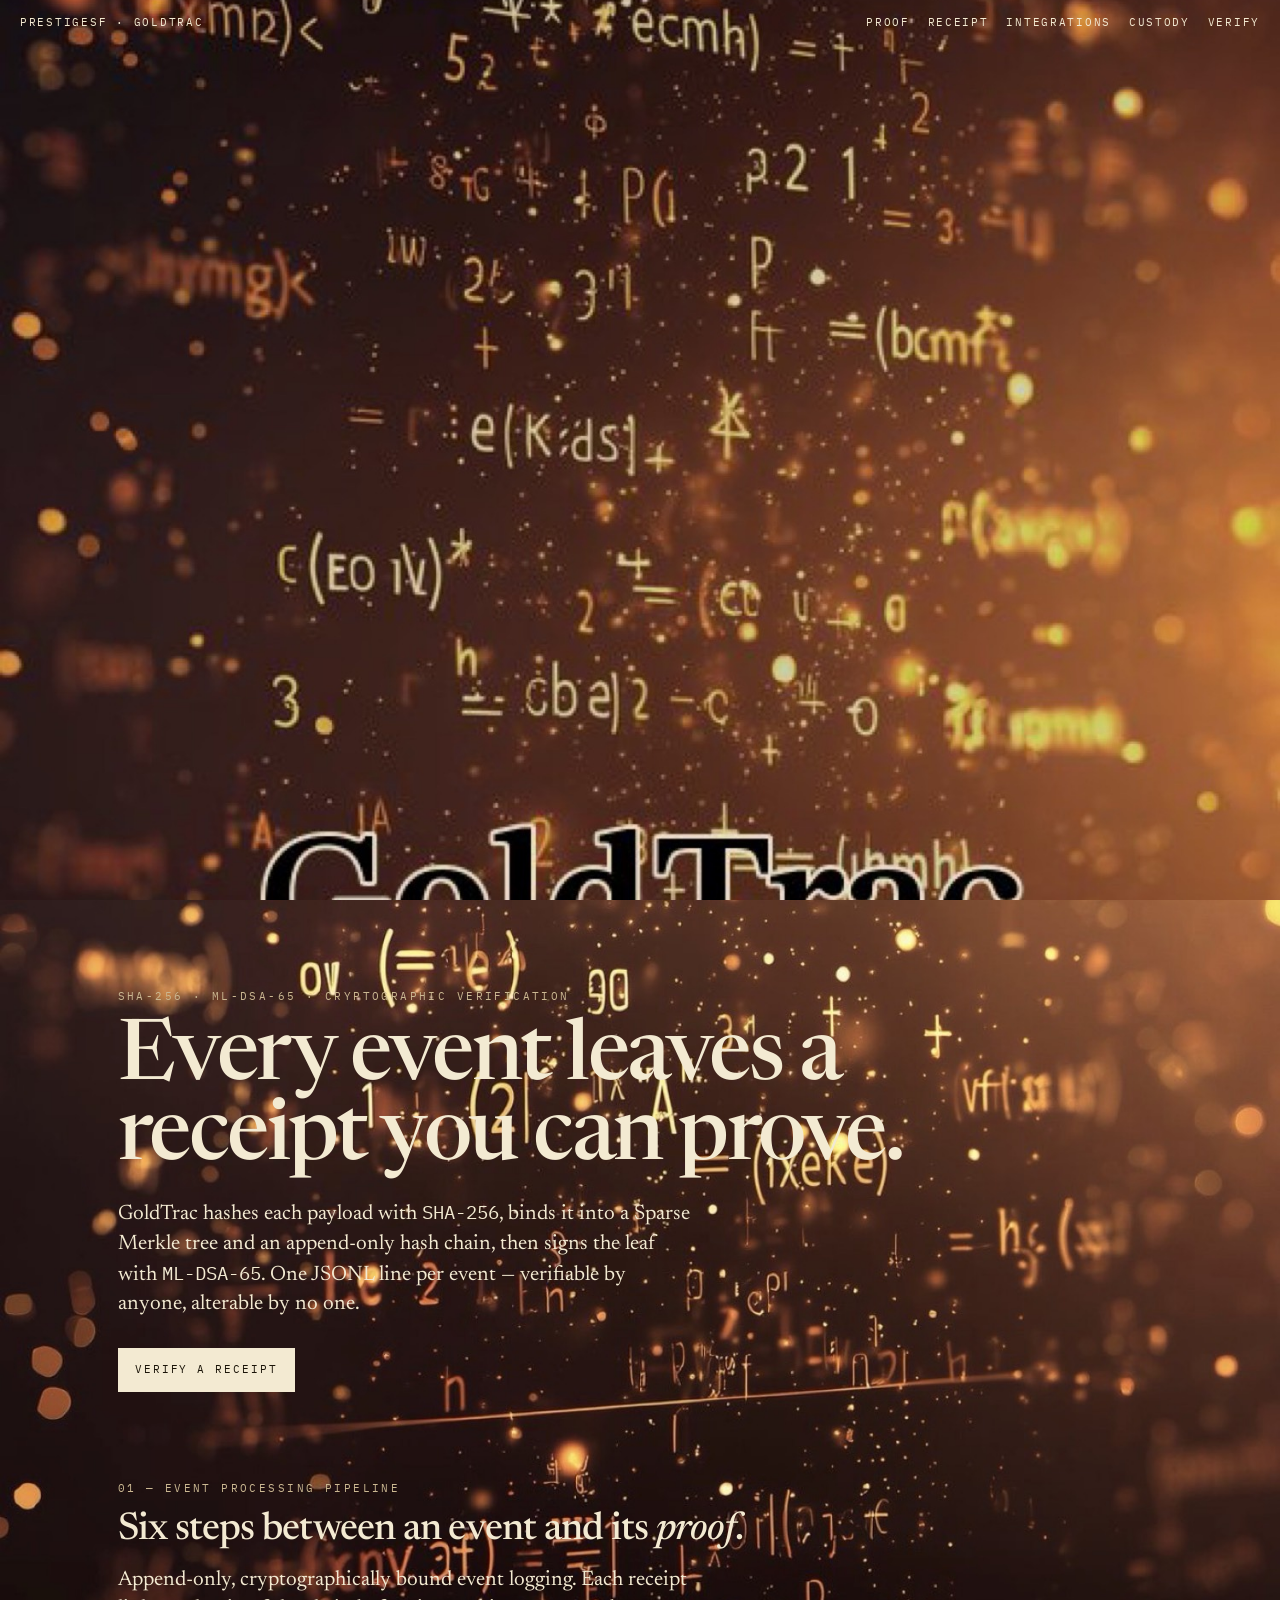
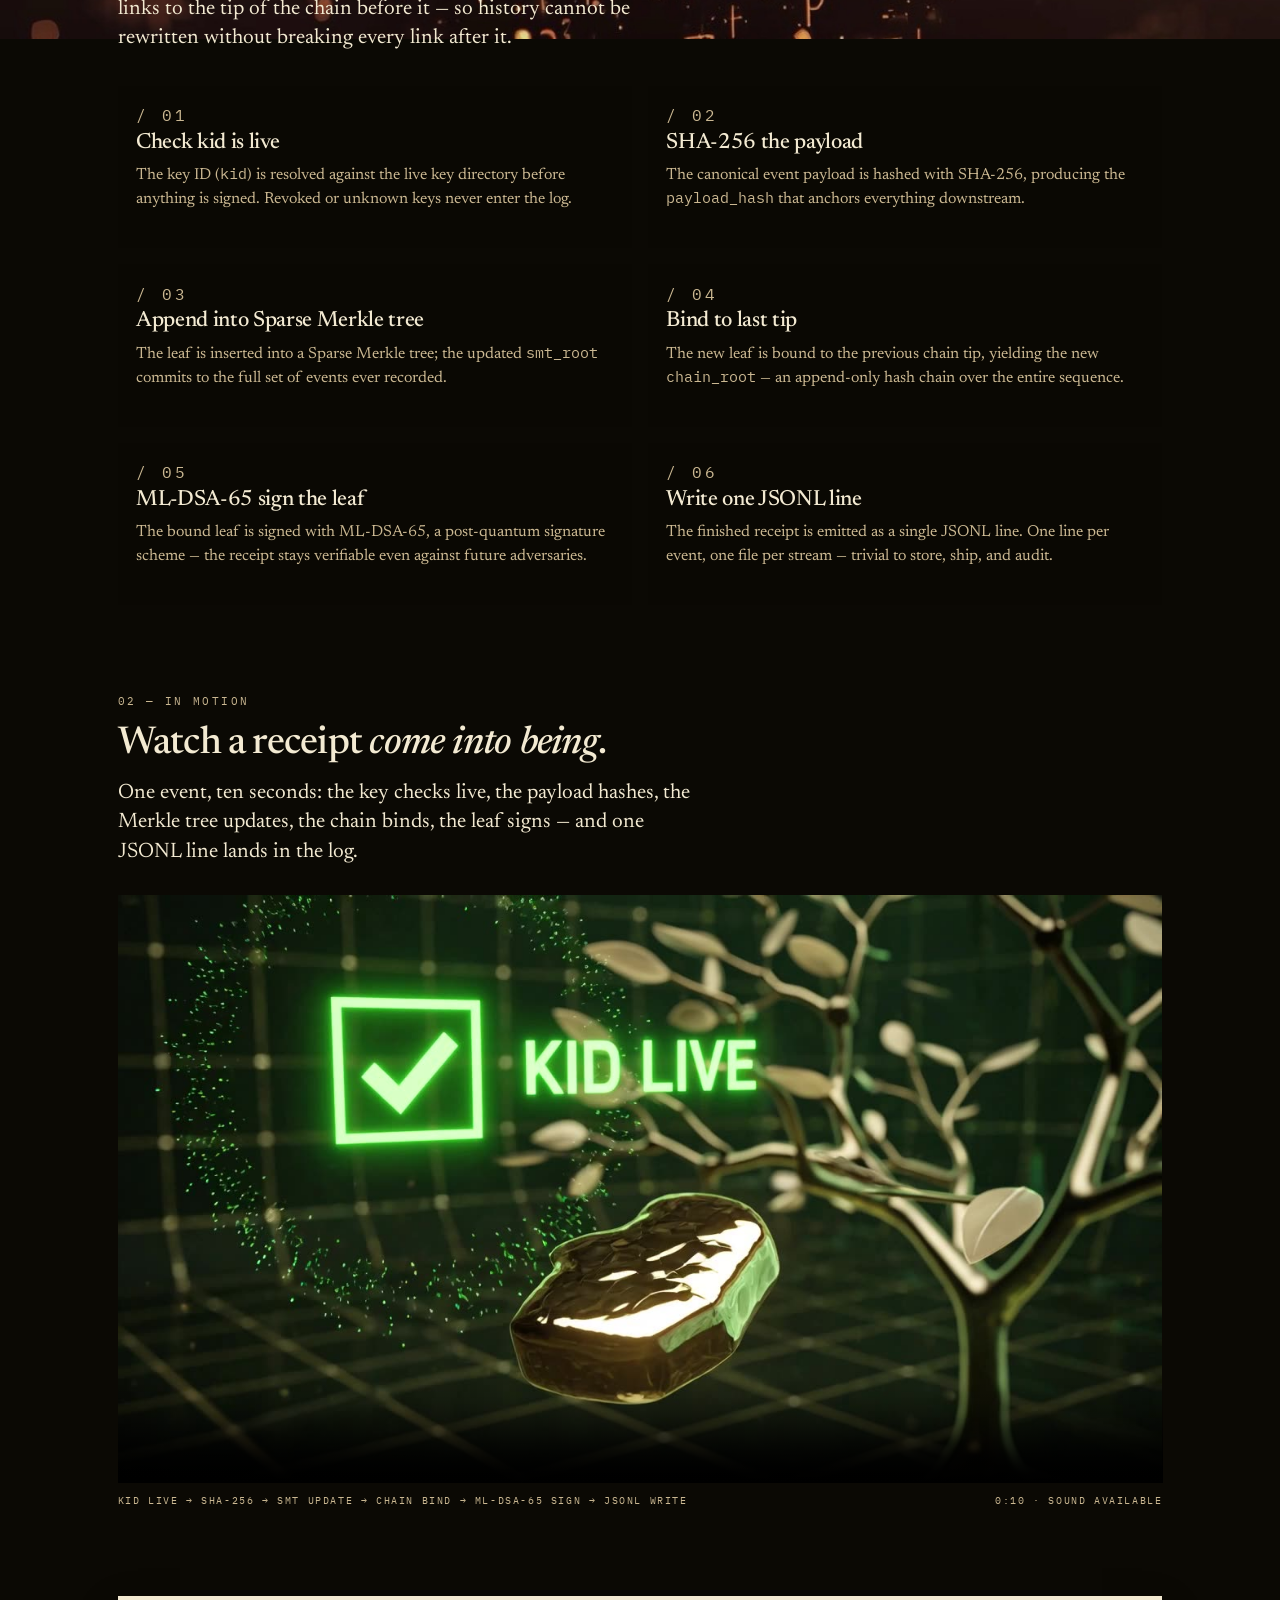
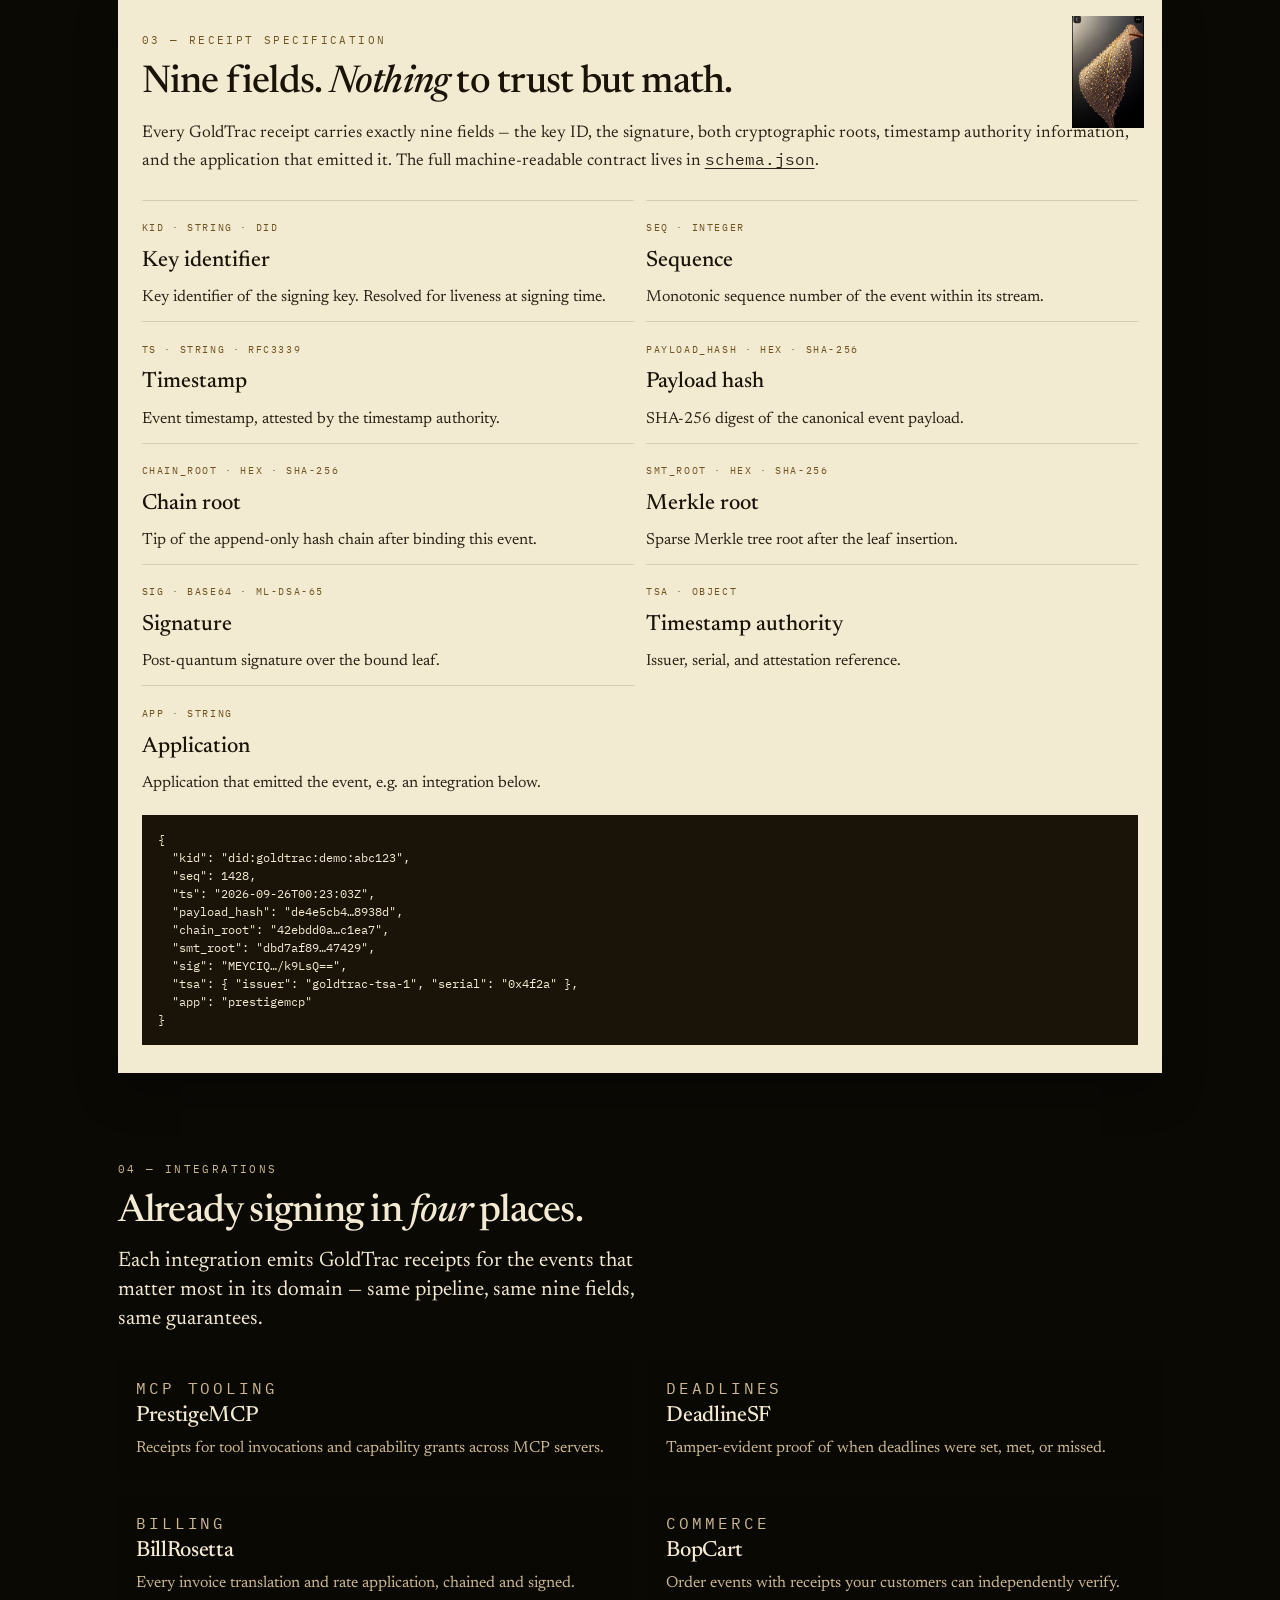
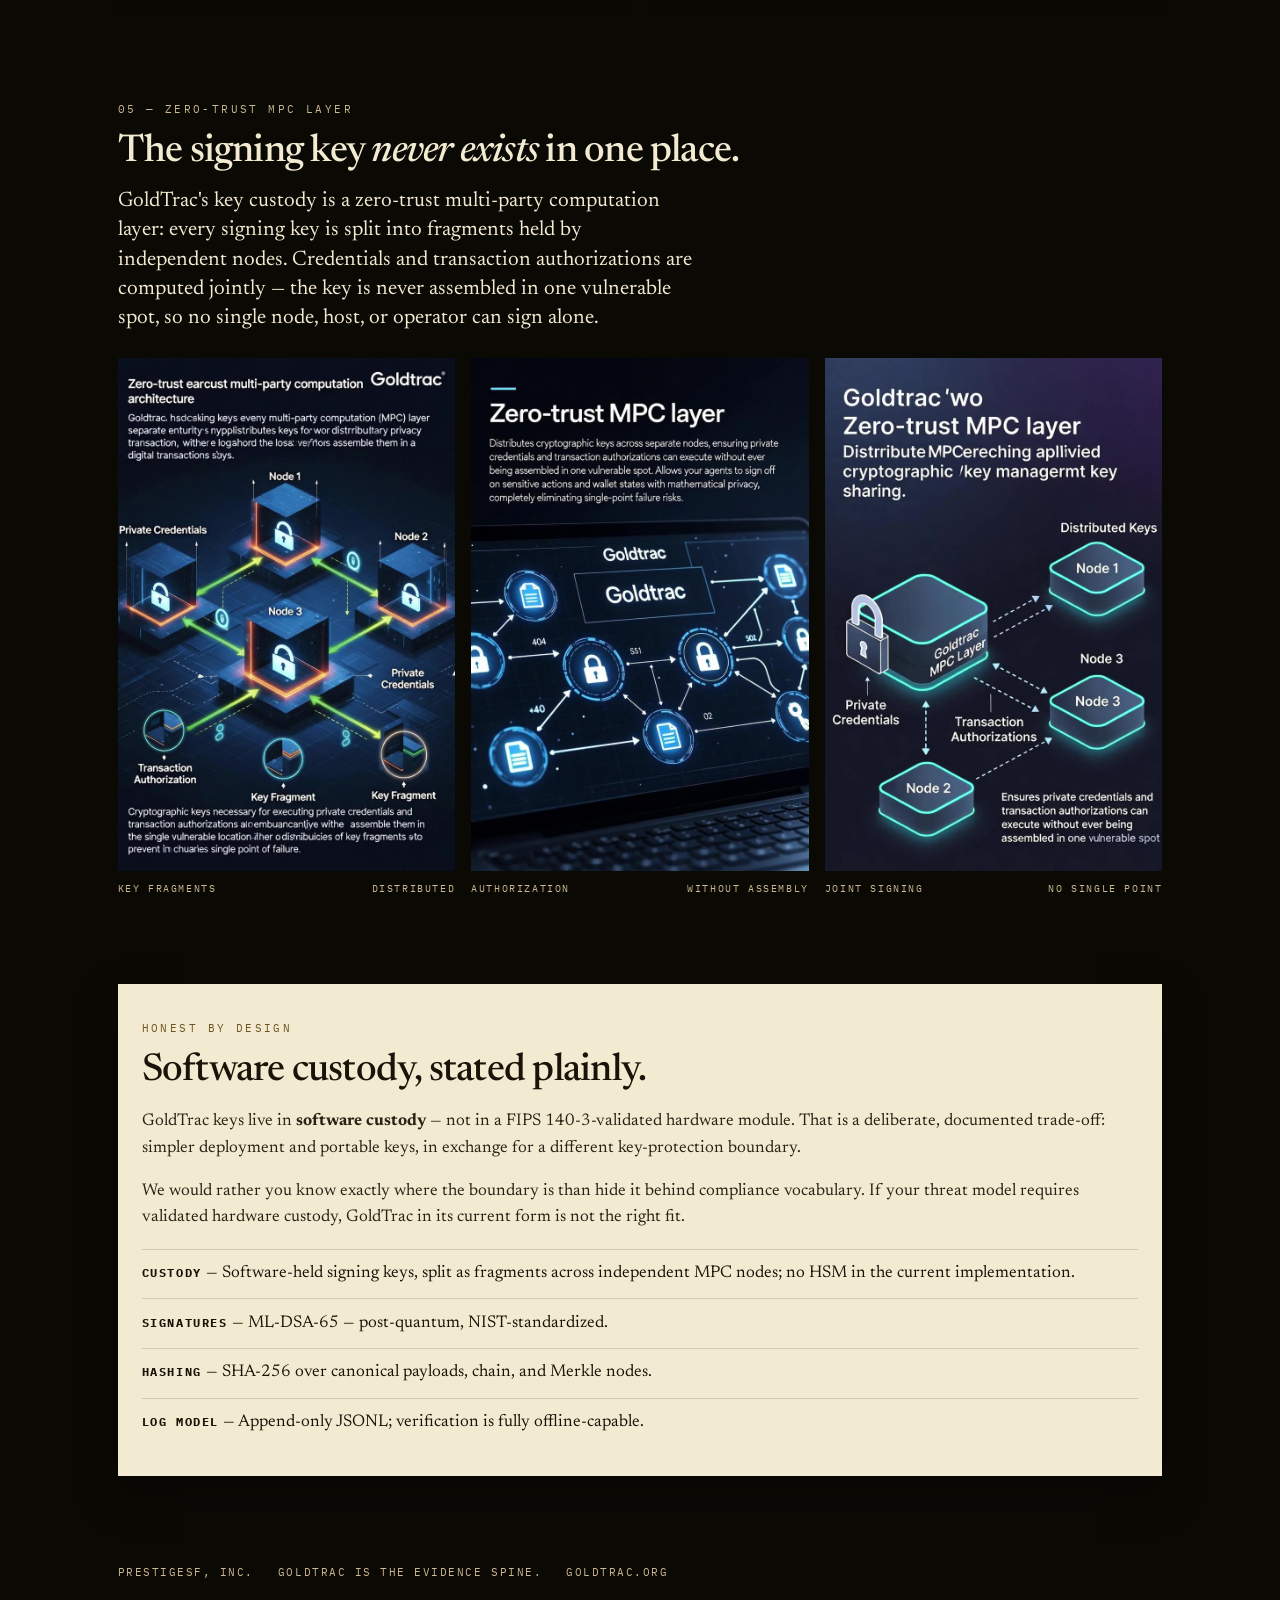
<file: versions/2026-09-25/index.html>
<!doctype html>
<html lang="en">
  <head>
    <meta charset="utf-8" />
    <meta name="viewport" content="width=device-width, initial-scale=1" />
    <title>GoldTrac — Cryptographic Evidence & Verifiable Receipts</title>
    <meta name="description" content="Every event leaves a receipt you can prove. SHA-256, a sparse Merkle tree, an append-only hash chain, ML-DSA-65." />
    <link rel="canonical" href="https://goldtrac.org/" />
    <link rel="preconnect" href="https://fonts.googleapis.com" />
    <link rel="preconnect" href="https://fonts.gstatic.com" crossorigin />
    <link href="https://fonts.googleapis.com/css2?family=IBM+Plex+Mono:wght@400;500&family=Newsreader:ital,opsz,wght@0,6..72,400;0,6..72,500;1,6..72,500&display=swap" rel="stylesheet" />
    <link rel="stylesheet" href="styles.css" />
  </head>
  <body>
    <header class="nav">
      <a href="#top">PrestigeSF · GoldTrac</a>
      <nav>
        <a href="#pipeline">Proof</a>
        <a href="#receipt">Receipt</a>
        <a href="#apps">Integrations</a>
        <a href="#custody">Custody</a>
        <a href="verify.html">Verify</a>
      </nav>
    </header>

    <section class="hero" id="top" role="img" aria-label="GoldTrac"></section>

    <section class="wrap">
      <p class="kicker">SHA-256 · ML-DSA-65 · Cryptographic verification</p>
      <h1>Every event leaves a receipt you can prove.</h1>
      <p class="lede">
        GoldTrac hashes each payload with <code>SHA-256</code>, binds it into a Sparse Merkle tree and an append-only hash chain, then signs the leaf with <code>ML-DSA-65</code>. One JSONL line per event — verifiable by anyone, alterable by no one.
      </p>
      <a class="btn" href="verify.html">Verify a receipt</a>
    </section>

    <section class="wrap" id="pipeline">
      <p class="kicker">01 — Event Processing Pipeline</p>
      <h2>Six steps between an event and its <em>proof</em>.</h2>
      <p class="lede">Append-only, cryptographically bound event logging. Each receipt links to the tip of the chain before it — so history cannot be rewritten without breaking every link after it.</p>
      <div class="steps">
        <article class="step"><p class="idx">/ 01</p><h3>Check kid is live</h3><p>The key ID (<code>kid</code>) is resolved against the live key directory before anything is signed. Revoked or unknown keys never enter the log.</p></article>
        <article class="step"><p class="idx">/ 02</p><h3>SHA-256 the payload</h3><p>The canonical event payload is hashed with SHA-256, producing the <code>payload_hash</code> that anchors everything downstream.</p></article>
        <article class="step"><p class="idx">/ 03</p><h3>Append into Sparse Merkle tree</h3><p>The leaf is inserted into a Sparse Merkle tree; the updated <code>smt_root</code> commits to the full set of events ever recorded.</p></article>
        <article class="step"><p class="idx">/ 04</p><h3>Bind to last tip</h3><p>The new leaf is bound to the previous chain tip, yielding the new <code>chain_root</code> — an append-only hash chain over the entire sequence.</p></article>
        <article class="step"><p class="idx">/ 05</p><h3>ML-DSA-65 sign the leaf</h3><p>The bound leaf is signed with ML-DSA-65, a post-quantum signature scheme — the receipt stays verifiable even against future adversaries.</p></article>
        <article class="step"><p class="idx">/ 06</p><h3>Write one JSONL line</h3><p>The finished receipt is emitted as a single JSONL line. One line per event, one file per stream — trivial to store, ship, and audit.</p></article>
      </div>
    </section>

    <section class="wrap" id="motion">
      <p class="kicker">02 — In Motion</p>
      <h2>Watch a receipt <em>come into being</em>.</h2>
      <p class="lede">One event, ten seconds: the key checks live, the payload hashes, the Merkle tree updates, the chain binds, the leaf signs — and one JSONL line lands in the log.</p>
      <figure class="film">
        <video src="assets/how-goldtrac-works.mp4" poster="assets/how-goldtrac-works-poster.jpg" preload="metadata" playsinline controls muted></video>
        <figcaption>
          <span>KID live → SHA-256 → SMT update → chain bind → ML-DSA-65 sign → JSONL write</span>
          <span>0:10 · sound available</span>
        </figcaption>
      </figure>
    </section>

    <section class="wrap" id="receipt">
      <article class="paper">
        <img class="seal" src="leaf.jpg" alt="" />
        <p class="kicker">03 — Receipt Specification</p>
        <h2>Nine fields. <em>Nothing</em> to trust but math.</h2>
        <p>Every GoldTrac receipt carries exactly nine fields — the key ID, the signature, both cryptographic roots, timestamp authority information, and the application that emitted it. The full machine-readable contract lives in <a href="schema.json"><code>schema.json</code></a>.</p>
        <div class="fields">
          <div class="field"><span>kid · string · did</span><strong>Key identifier</strong><p>Key identifier of the signing key. Resolved for liveness at signing time.</p></div>
          <div class="field"><span>seq · integer</span><strong>Sequence</strong><p>Monotonic sequence number of the event within its stream.</p></div>
          <div class="field"><span>ts · string · rfc3339</span><strong>Timestamp</strong><p>Event timestamp, attested by the timestamp authority.</p></div>
          <div class="field"><span>payload_hash · hex · sha-256</span><strong>Payload hash</strong><p>SHA-256 digest of the canonical event payload.</p></div>
          <div class="field"><span>chain_root · hex · sha-256</span><strong>Chain root</strong><p>Tip of the append-only hash chain after binding this event.</p></div>
          <div class="field"><span>smt_root · hex · sha-256</span><strong>Merkle root</strong><p>Sparse Merkle tree root after the leaf insertion.</p></div>
          <div class="field"><span>sig · base64 · ml-dsa-65</span><strong>Signature</strong><p>Post-quantum signature over the bound leaf.</p></div>
          <div class="field"><span>tsa · object</span><strong>Timestamp authority</strong><p>Issuer, serial, and attestation reference.</p></div>
          <div class="field"><span>app · string</span><strong>Application</strong><p>Application that emitted the event, e.g. an integration below.</p></div>
        </div>
        <pre>{
  "kid": "did:goldtrac:demo:abc123",
  "seq": 1428,
  "ts": "2026-09-26T00:23:03Z",
  "payload_hash": "de4e5cb4…8938d",
  "chain_root": "42ebdd0a…c1ea7",
  "smt_root": "dbd7af89…47429",
  "sig": "MEYCIQ…/k9LsQ==",
  "tsa": { "issuer": "goldtrac-tsa-1", "serial": "0x4f2a" },
  "app": "prestigemcp"
}</pre>
      </article>
    </section>

    <section class="wrap" id="apps">
      <p class="kicker">04 — Integrations</p>
      <h2>Already signing in <em>four</em> places.</h2>
      <p class="lede">Each integration emits GoldTrac receipts for the events that matter most in its domain — same pipeline, same nine fields, same guarantees.</p>
      <div class="grid4" style="margin-top:1.5rem">
        <article class="card"><p class="idx">MCP Tooling</p><h3>PrestigeMCP</h3><p>Receipts for tool invocations and capability grants across MCP servers.</p></article>
        <article class="card"><p class="idx">Deadlines</p><h3>DeadlineSF</h3><p>Tamper-evident proof of when deadlines were set, met, or missed.</p></article>
        <article class="card"><p class="idx">Billing</p><h3>BillRosetta</h3><p>Every invoice translation and rate application, chained and signed.</p></article>
        <article class="card"><p class="idx">Commerce</p><h3>BopCart</h3><p>Order events with receipts your customers can independently verify.</p></article>
      </div>
    </section>

    <section class="wrap" id="custody">
      <p class="kicker">05 — Zero-Trust MPC Layer</p>
      <h2>The signing key <em>never exists</em> in one place.</h2>
      <p class="lede">GoldTrac's key custody is a zero-trust multi-party computation layer: every signing key is split into fragments held by independent nodes. Credentials and transaction authorizations are computed jointly — the key is never assembled in one vulnerable spot, so no single node, host, or operator can sign alone.</p>
      <div class="triptych">
        <figure>
          <video src="assets/mpc-fragments.mp4" poster="assets/mpc-fragments-poster.jpg" preload="metadata" playsinline autoplay muted loop></video>
          <figcaption><span>Key fragments</span><span>distributed</span></figcaption>
        </figure>
        <figure>
          <video src="assets/mpc-network.mp4" poster="assets/mpc-network-poster.jpg" preload="metadata" playsinline autoplay muted loop></video>
          <figcaption><span>Authorization</span><span>without assembly</span></figcaption>
        </figure>
        <figure>
          <video src="assets/mpc-joint-signing.mp4" poster="assets/mpc-joint-signing-poster.jpg" preload="metadata" playsinline autoplay muted loop></video>
          <figcaption><span>Joint signing</span><span>no single point</span></figcaption>
        </figure>
      </div>
    </section>

    <section class="wrap" id="honest">
      <article class="paper">
        <p class="kicker">Honest by design</p>
        <h2>Software custody, stated plainly.</h2>
        <p>GoldTrac keys live in <strong>software custody</strong> — not in a FIPS 140-3-validated hardware module. That is a deliberate, documented trade-off: simpler deployment and portable keys, in exchange for a different key-protection boundary.</p>
        <p>We would rather you know exactly where the boundary is than hide it behind compliance vocabulary. If your threat model requires validated hardware custody, GoldTrac in its current form is not the right fit.</p>
        <ul class="list">
          <li><b>Custody</b> — Software-held signing keys, split as fragments across independent MPC nodes; no HSM in the current implementation.</li>
          <li><b>Signatures</b> — ML-DSA-65 — post-quantum, NIST-standardized.</li>
          <li><b>Hashing</b> — SHA-256 over canonical payloads, chain, and Merkle nodes.</li>
          <li><b>Log model</b> — Append-only JSONL; verification is fully offline-capable.</li>
        </ul>
      </article>
    </section>
    <footer>
      <span>PrestigeSF, Inc.</span>
      <span>GoldTrac is the evidence spine.</span>
      <span>goldtrac.org</span>
    </footer>
  </body>
</html>
</file>
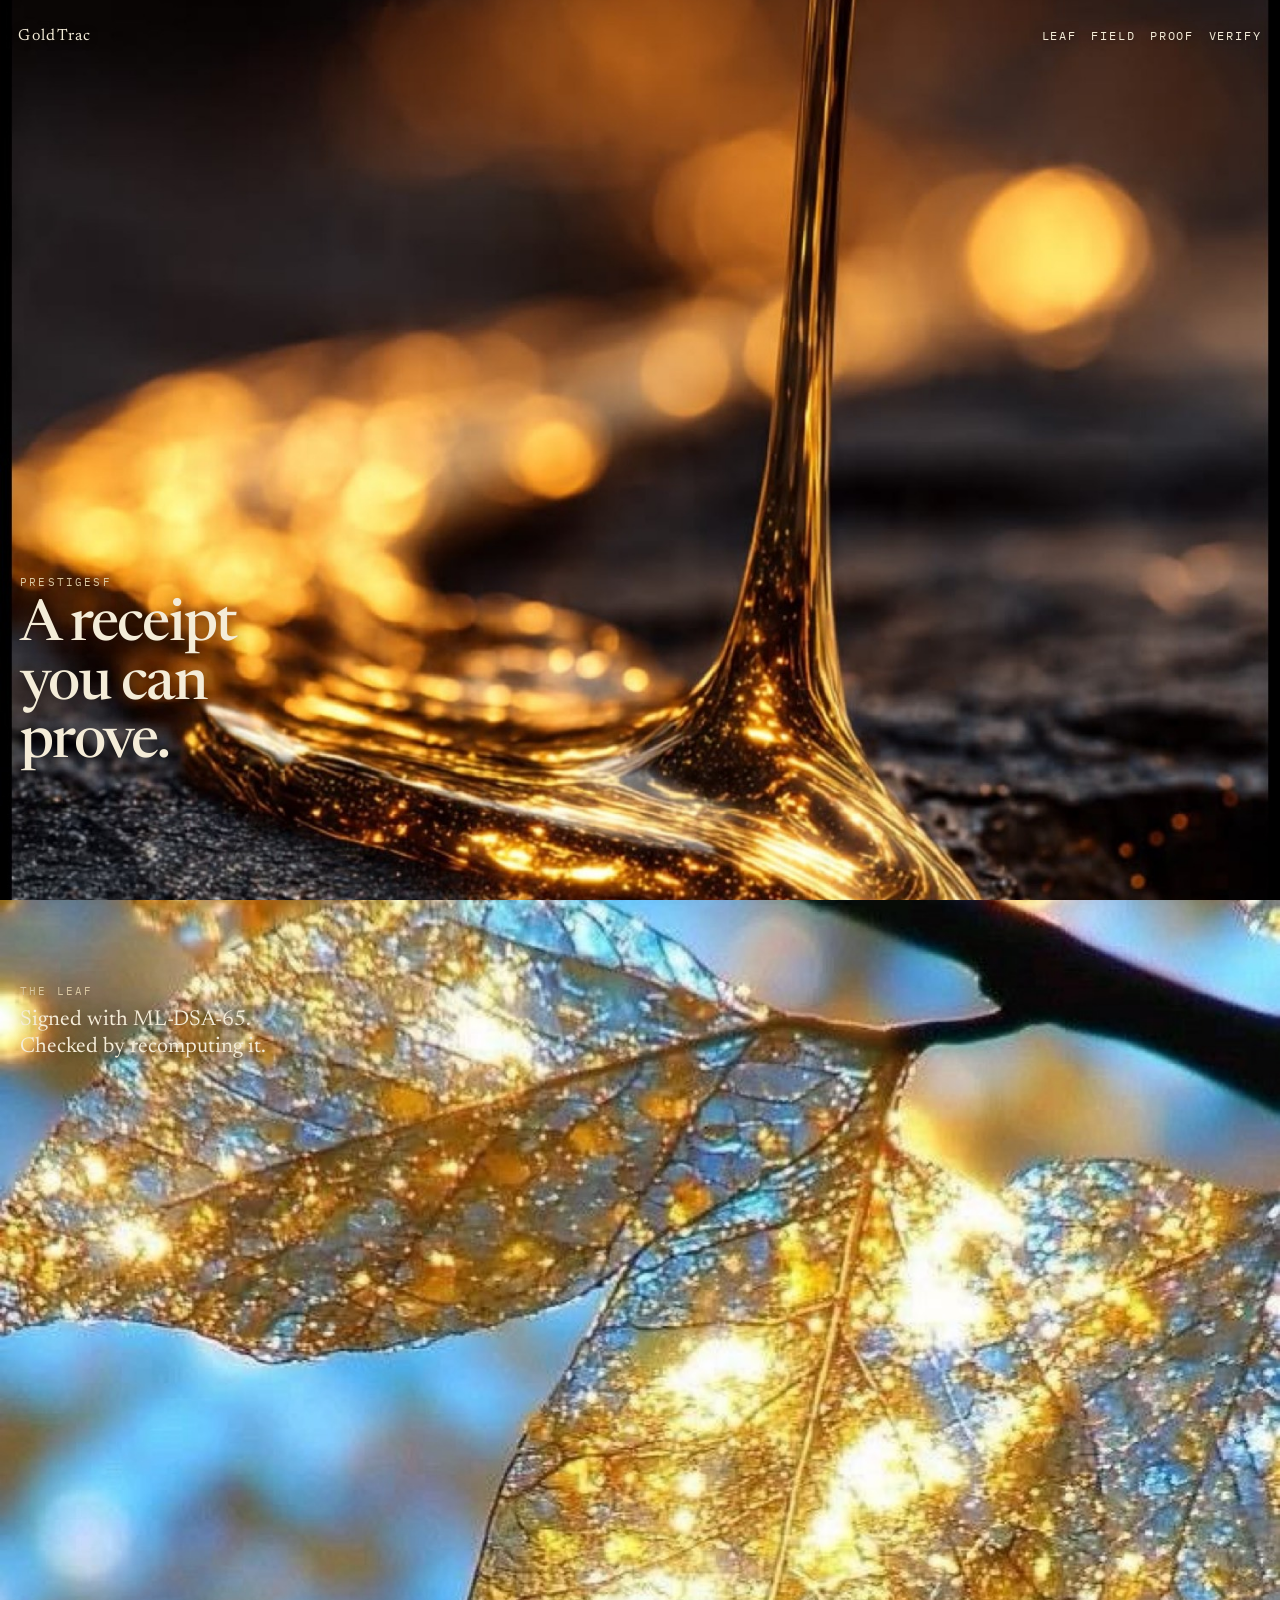
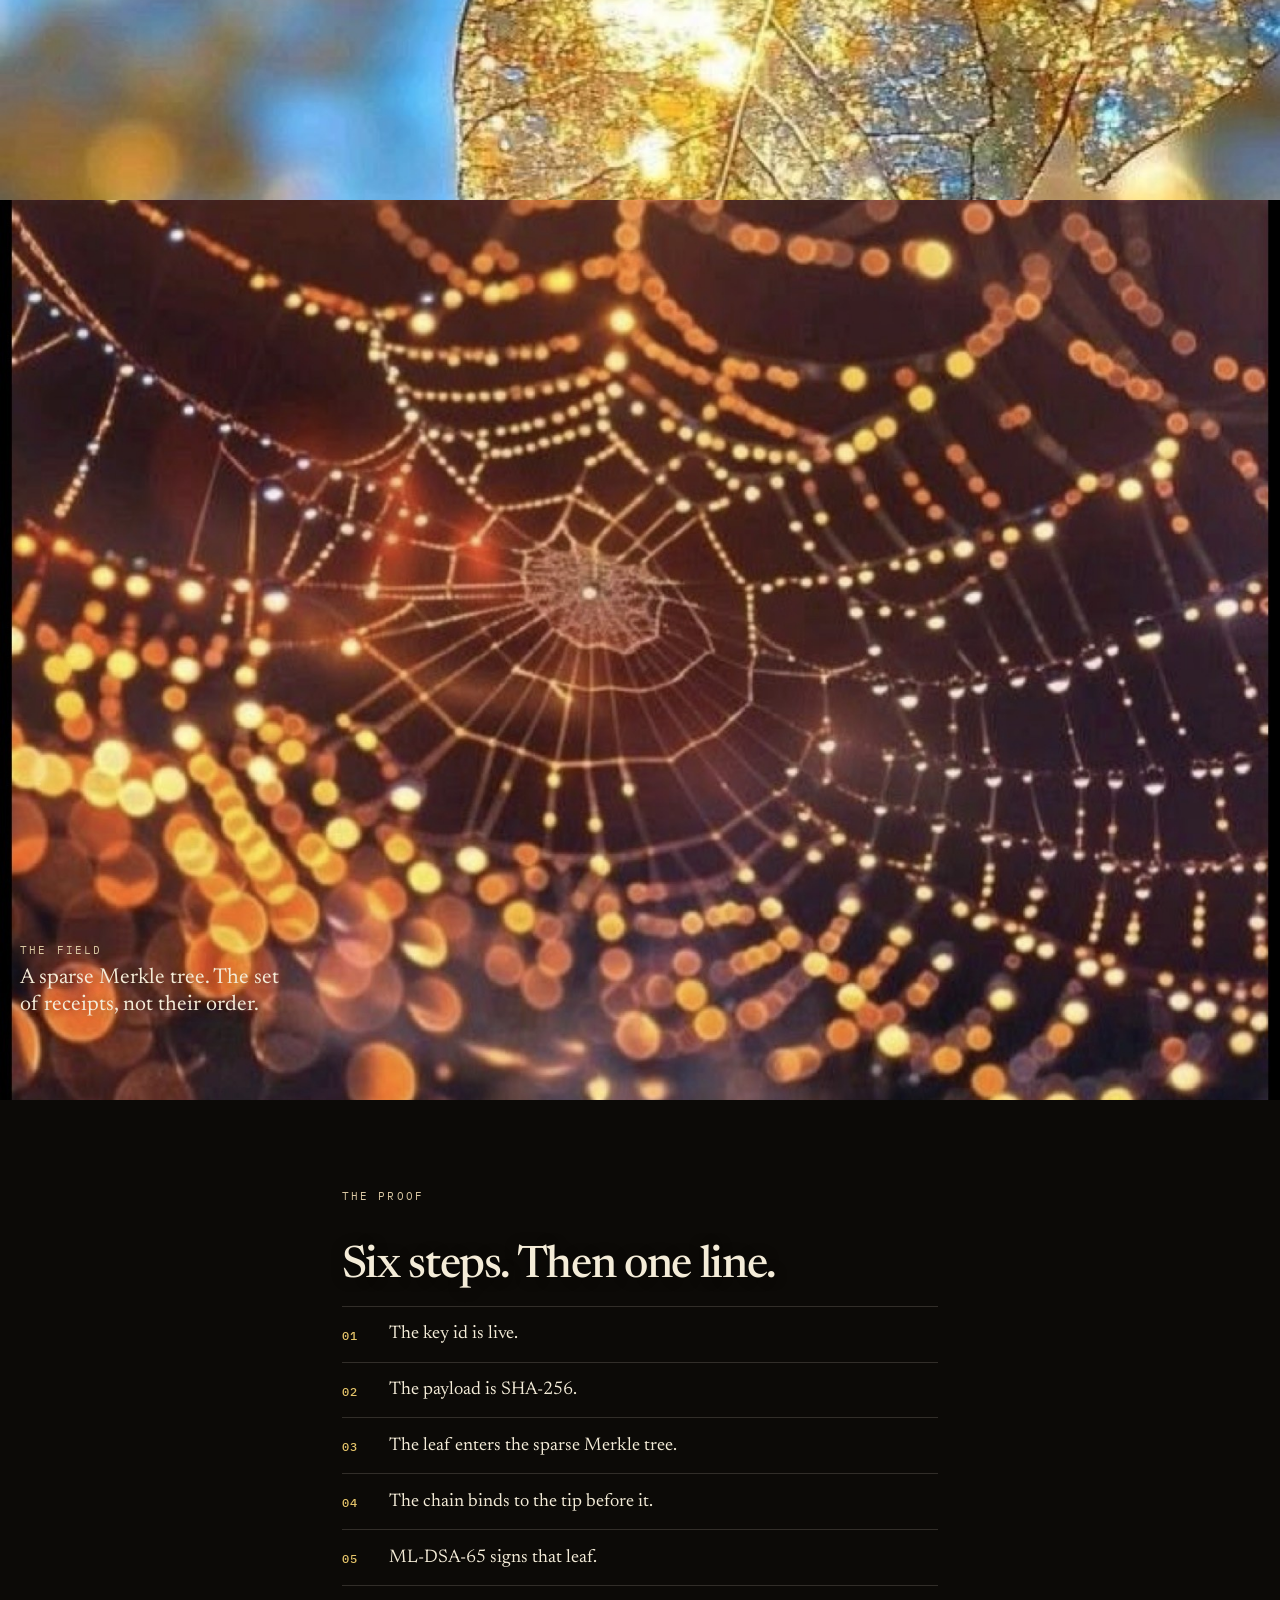
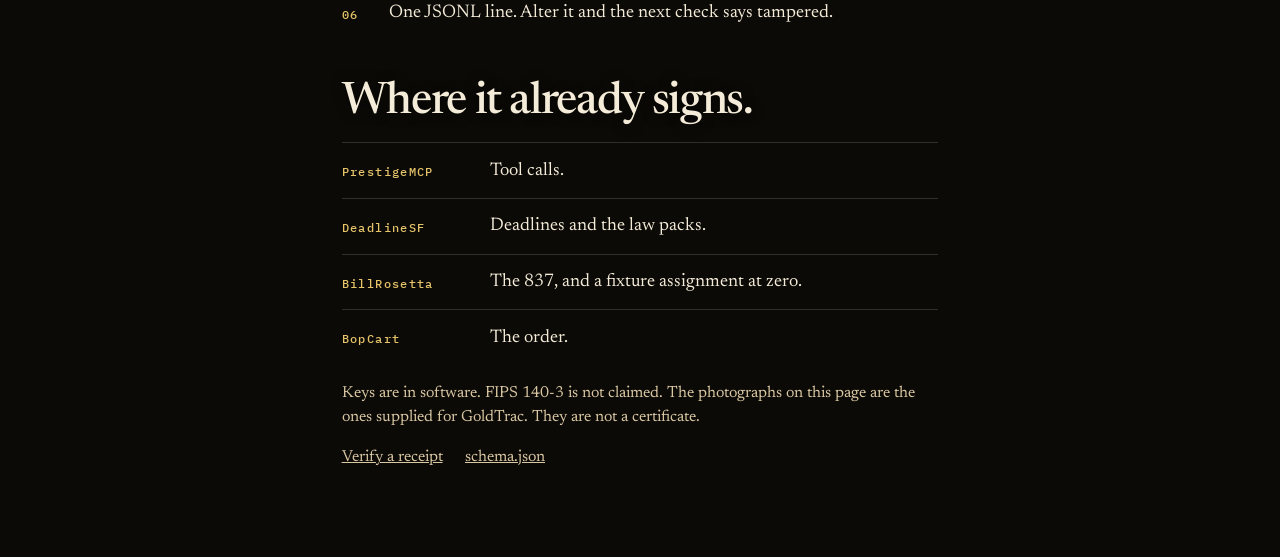
<file: versions/2026-10-04/index.html>
<!doctype html>
<html lang="en">
  <head>
    <meta charset="utf-8" />
    <meta name="viewport" content="width=device-width, initial-scale=1" />
    <title>GoldTrac</title>
    <meta name="description" content="A receipt you can prove. SHA-256, a sparse Merkle tree, an append-only chain, ML-DSA-65." />
    <link rel="canonical" href="https://goldtrac.org/" />
    <link rel="preconnect" href="https://fonts.googleapis.com" />
    <link rel="preconnect" href="https://fonts.gstatic.com" crossorigin />
    <link href="https://fonts.googleapis.com/css2?family=IBM+Plex+Mono:wght@400;500&family=Newsreader:opsz,wght@6..72,400;6..72,500&display=swap" rel="stylesheet" />
    <link rel="stylesheet" href="styles.css" />
  </head>
  <body>
    <header class="nav">
      <a class="mark" href="#pour">GoldTrac</a>
      <nav>
        <a href="#leaf">Leaf</a>
        <a href="#field">Field</a>
        <a href="#proof">Proof</a>
        <a href="../verify.html">Verify</a>
      </nav>
    </header>

    <section class="plate pour" id="pour">
      <div class="caption">
        <p class="kicker">PrestigeSF</p>
        <h1>A receipt you can prove.</h1>
      </div>
    </section>

    <section class="plate leaf" id="leaf">
      <div class="caption">
        <p class="kicker">The leaf</p>
        <p class="line">Signed with ML-DSA-65. Checked by recomputing it.</p>
      </div>
    </section>

    <section class="plate field" id="field">
      <div class="caption">
        <p class="kicker">The field</p>
        <p class="line">A sparse Merkle tree. The set of receipts, not their order.</p>
      </div>
    </section>

    <main id="proof">
      <p class="kicker">The proof</p>
      <h2>Six steps. Then one line.</h2>
      <ol>
        <li><span>01</span> The key id is live.</li>
        <li><span>02</span> The payload is SHA-256.</li>
        <li><span>03</span> The leaf enters the sparse Merkle tree.</li>
        <li><span>04</span> The chain binds to the tip before it.</li>
        <li><span>05</span> ML-DSA-65 signs that leaf.</li>
        <li><span>06</span> One JSONL line. Alter it and the next check says tampered.</li>
      </ol>

      <h2>Where it already signs.</h2>
      <ul class="apps">
        <li><strong>PrestigeMCP</strong> Tool calls.</li>
        <li><strong>DeadlineSF</strong> Deadlines and the law packs.</li>
        <li><strong>BillRosetta</strong> The 837, and a fixture assignment at zero.</li>
        <li><strong>BopCart</strong> The order.</li>
      </ul>

      <p class="honest">
        Keys are in software. FIPS 140-3 is not claimed. The photographs on this page are the ones supplied for GoldTrac. They are not a certificate.
      </p>
      <p class="end">
        <a href="../verify.html">Verify a receipt</a>
        <a href="../schema.json">schema.json</a>
      </p>
    </main>
  </body>
</html>
</file>
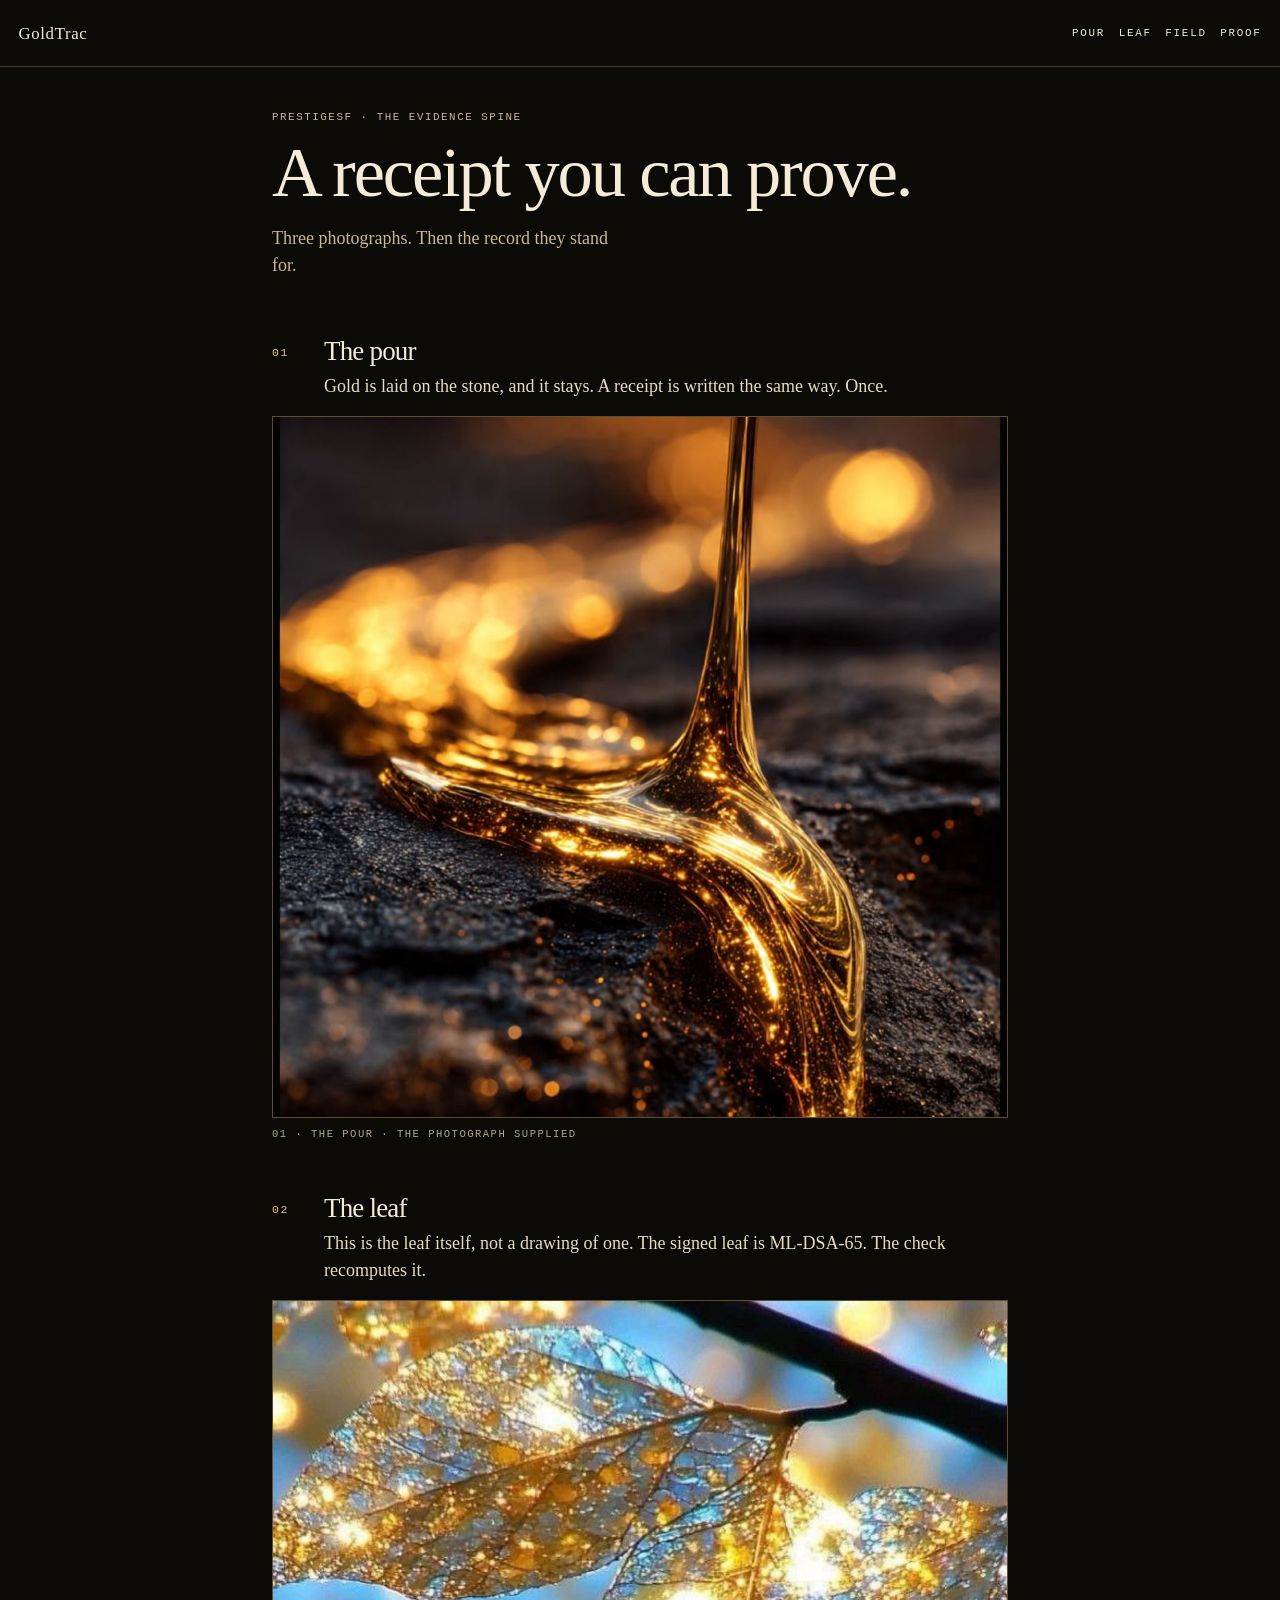
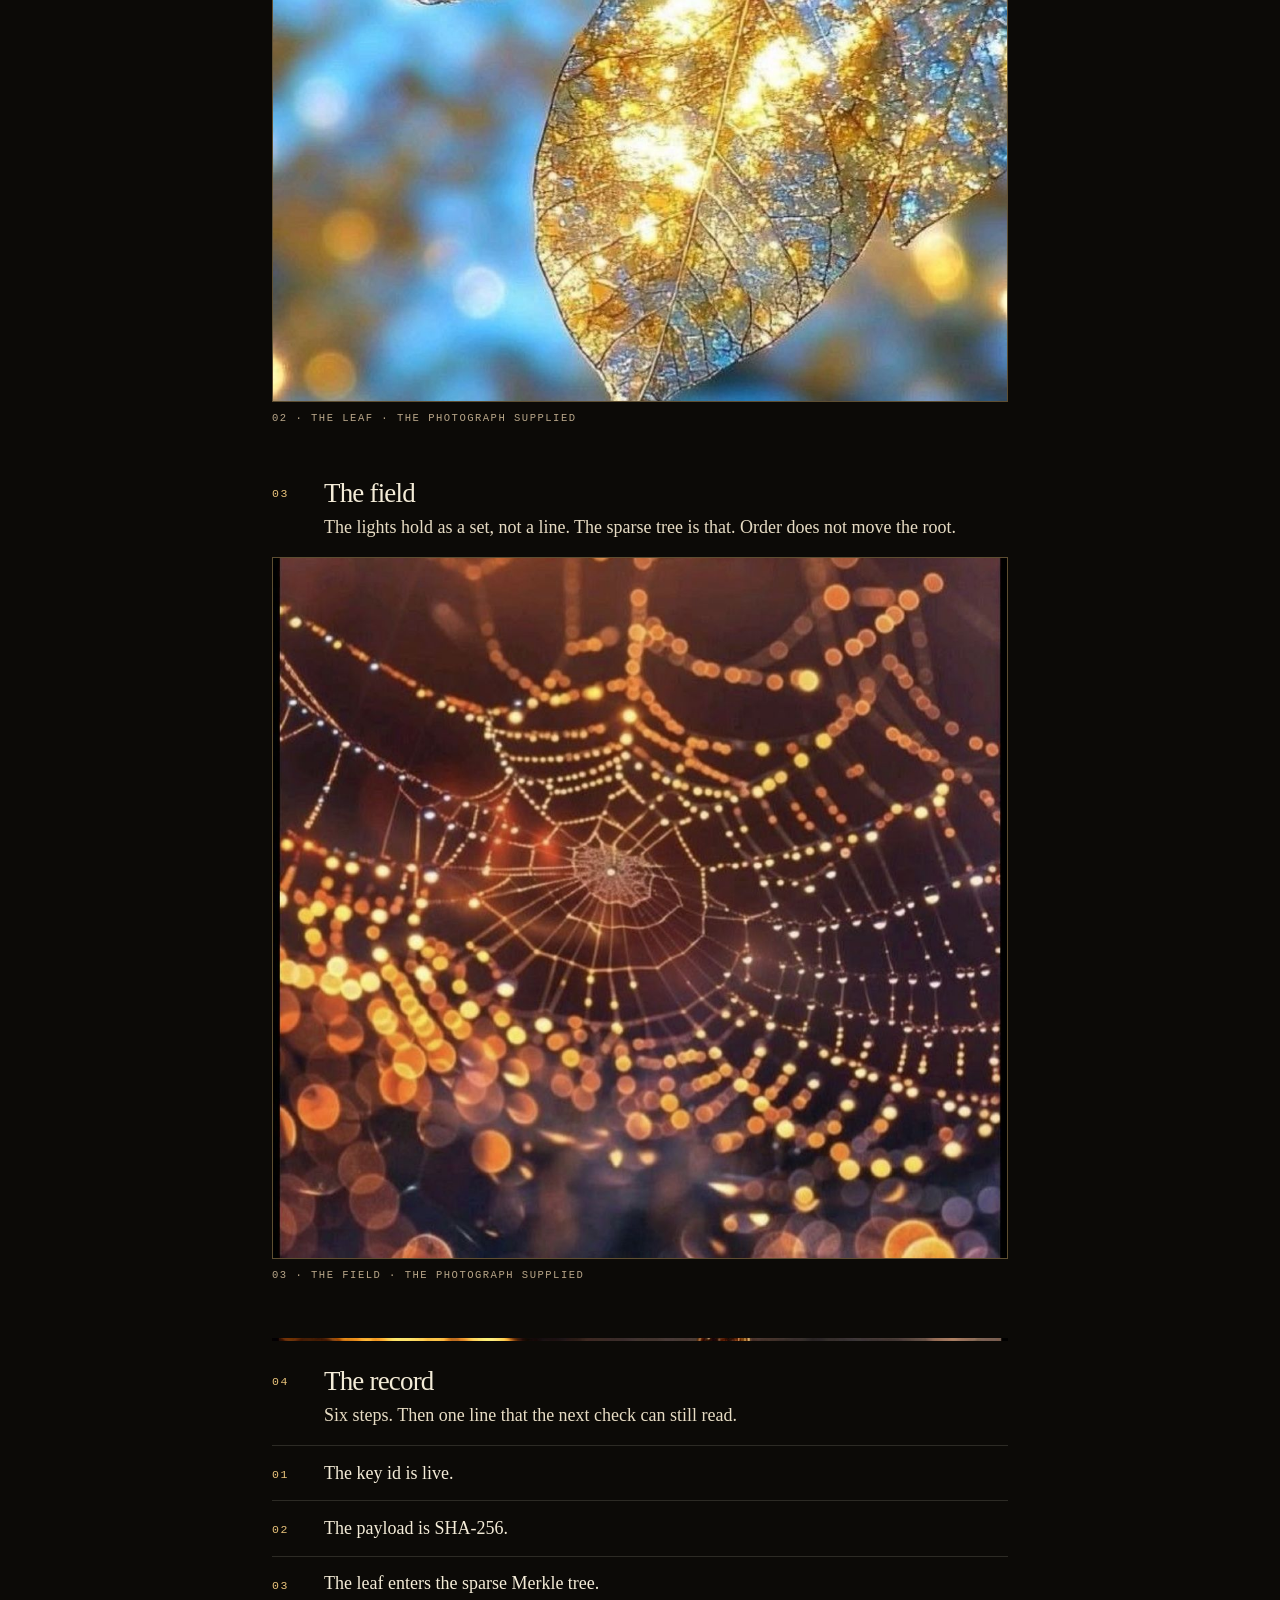
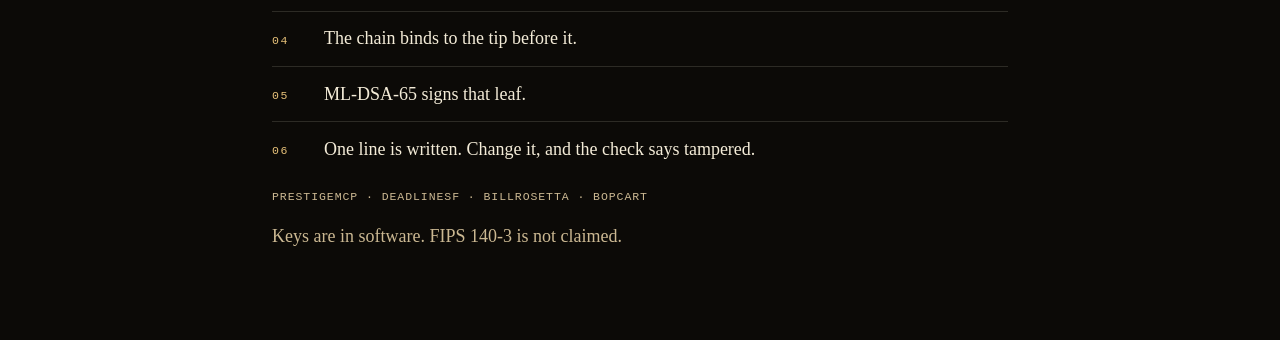
<file: versions/2026-10-05/index.html>
<!doctype html>
<html lang="en">
  <head>
    <meta charset="utf-8" />
    <meta name="viewport" content="width=device-width, initial-scale=1" />
    <title>GoldTrac</title>
    <link rel="stylesheet" href="styles.css" />
  </head>
  <body>
    <header class="nav">
      <a class="mark" href="#top">GoldTrac</a>
      <nav>
        <a href="#pour">Pour</a>
        <a href="#leaf">Leaf</a>
        <a href="#field">Field</a>
        <a href="#proof">Proof</a>
      </nav>
    </header>
    <header class="mast" id="top">
      <p class="kicker">PrestigeSF · the evidence spine</p>
      <h1>A receipt you can prove.</h1>
      <p class="sub">Three photographs. Then the record they stand for.</p>
    </header>
    <section class="entry" id="pour">
      <div class="head"><span>01</span><div><h2>The pour</h2><p>Gold is laid on the stone, and it stays. A receipt is written the same way. Once.</p></div></div>
      <figure><img class="pour" src="pour.jpg" alt="Gold poured onto dark stone" /><figcaption>01 · the pour · the photograph supplied</figcaption></figure>
    </section>
    <section class="entry" id="leaf">
      <div class="head"><span>02</span><div><h2>The leaf</h2><p>This is the leaf itself, not a drawing of one. The signed leaf is ML-DSA-65. The check recomputes it.</p></div></div>
      <figure><img class="leaf" src="leaf.jpg" alt="A gold leaf held up to the light" /><figcaption>02 · the leaf · the photograph supplied</figcaption></figure>
    </section>
    <section class="entry" id="field">
      <div class="head"><span>03</span><div><h2>The field</h2><p>The lights hold as a set, not a line. The sparse tree is that. Order does not move the root.</p></div></div>
      <figure><img class="field" src="field.jpg" alt="A web of gold lights in the dark" /><figcaption>03 · the field · the photograph supplied</figcaption></figure>
    </section>
    <main id="proof">
      <div class="rule"></div>
      <div class="head"><span>04</span><div><h2>The record</h2><p>Six steps. Then one line that the next check can still read.</p></div></div>
      <ol>
        <li><span>01</span>The key id is live.</li>
        <li><span>02</span>The payload is SHA-256.</li>
        <li><span>03</span>The leaf enters the sparse Merkle tree.</li>
        <li><span>04</span>The chain binds to the tip before it.</li>
        <li><span>05</span>ML-DSA-65 signs that leaf.</li>
        <li><span>06</span>One line is written. Change it, and the check says tampered.</li>
      </ol>
      <p class="where">PrestigeMCP · DeadlineSF · BillRosetta · BopCart</p>
      <p class="honest">Keys are in software. FIPS 140-3 is not claimed.</p>
    </main>
  </body>
</html>
</file>
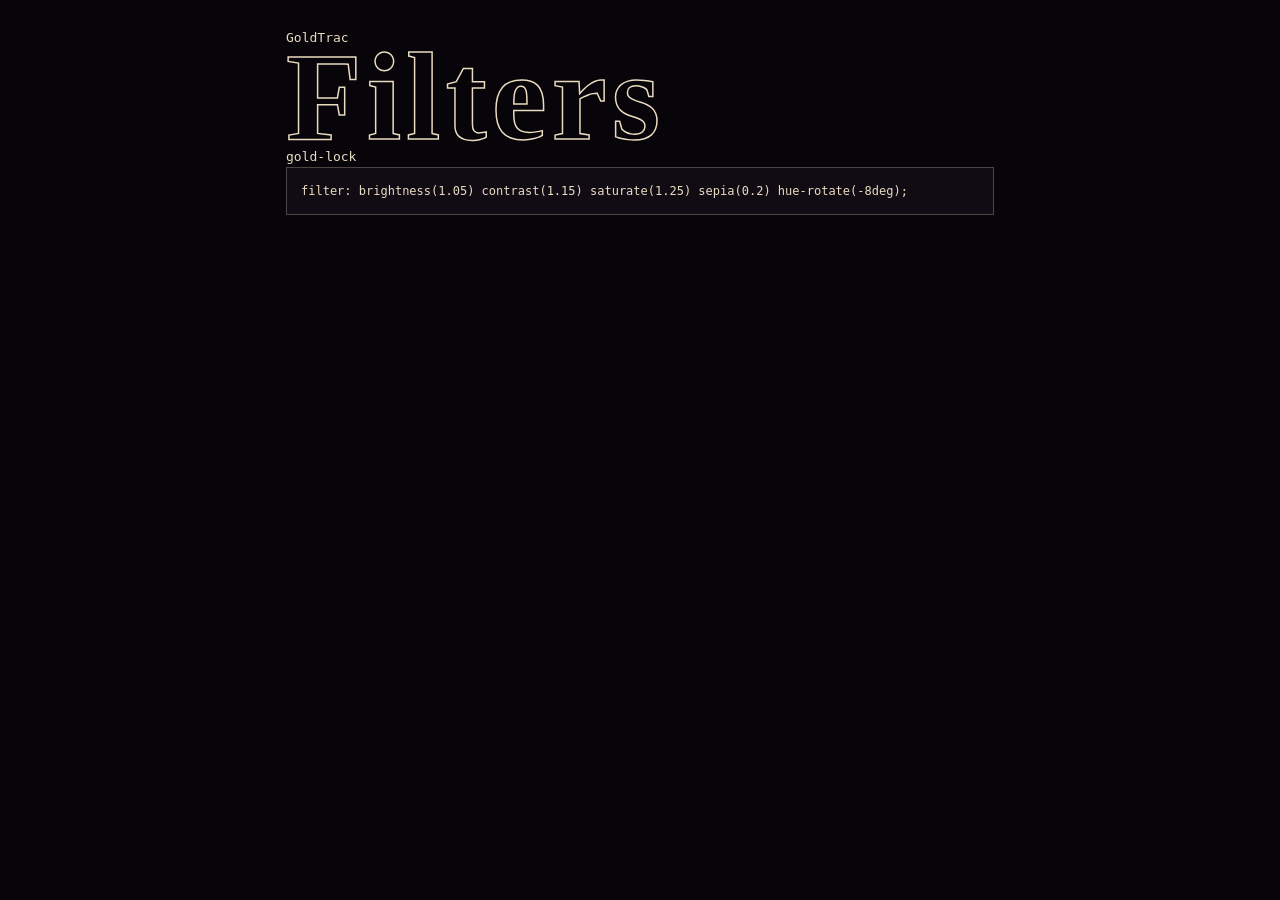
<file: filters.html>
<!DOCTYPE html>
<html lang="en">
<head>
  <meta charset="UTF-8" />
  <meta name="viewport" content="width=device-width, initial-scale=1" />
  <title>PrestigeSF — Filters</title>
  <link rel="stylesheet" href="./tokens.css" />
  <link rel="stylesheet" href="./components.css" />
  <style>.wrap{max-width:760px;margin:0 auto;padding:28px 26px}</style>
</head>
<body>
  <div class="wrap">
    <p><a href="./index.html">GoldTrac</a></p>
    <h1 class="wordmark">Filters</h1>
    <p>gold-lock</p>
    <pre>filter: brightness(1.05) contrast(1.15) saturate(1.25) sepia(0.2) hue-rotate(-8deg);</pre>
  </div>
</body>
</html>
</file>
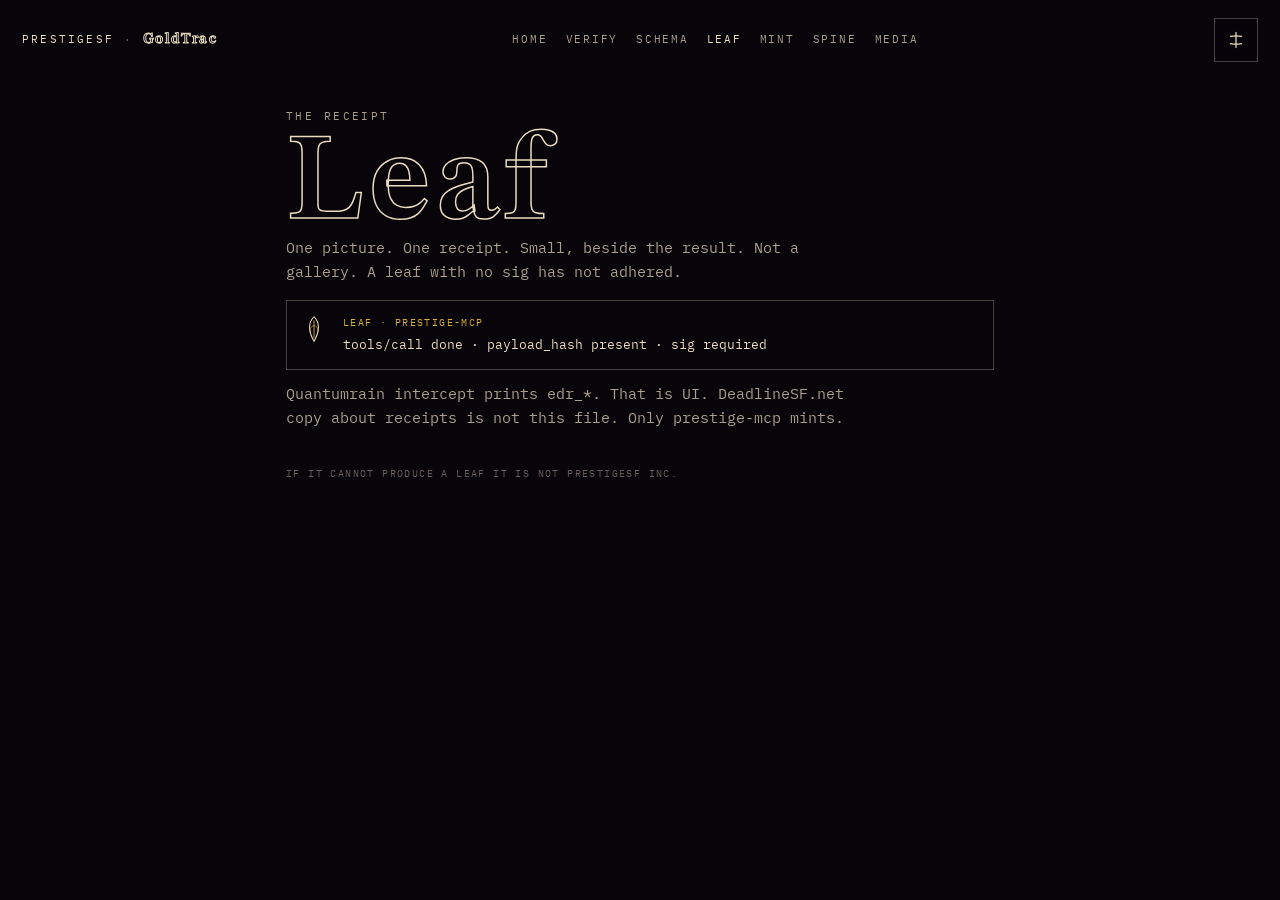
<file: leaf.html>
<!DOCTYPE html>
<html lang="en">
<head>
  <meta charset="UTF-8" />
  <meta name="viewport" content="width=device-width, initial-scale=1" />
  <title>GoldTrac — Leaf</title>
  <link href="https://fonts.googleapis.com/css2?family=STIX+Two+Text:wght@600&family=IBM+Plex+Mono:wght@400;500&display=swap" rel="stylesheet" />
  <link rel="stylesheet" href="./components.css" />
</head>
<body>
  <header class="top">
    <a class="brand" href="./index.html"><span>PrestigeSF</span><span class="dot">·</span><b>GoldTrac</b></a>
    <nav class="desk-nav">
      <a href="./index.html">Home</a><a href="./verify.html">Verify</a><a href="./spec.html">Schema</a><a class="on" href="./leaf.html">Leaf</a><a href="./mint.html">Mint</a><a href="./spine.html">Spine</a><a href="./media.html">Media</a>
    </nav>
    <button class="latch" id="latch" type="button" aria-label="Open menu" aria-expanded="false">
      <svg viewBox="0 0 24 24" aria-hidden="true"><path class="vein v1" d="M6 8 C11 7 13 7 18 8" /><path class="vein v2" d="M12 4 C12 10 12 15 12 20" /><path class="vein v3" d="M6 16 C11 17 13 17 18 16" /></svg>
    </button>
  </header>
  <div class="wrap">
    <p class="kicker">The receipt</p>
    <h1 class="wordmark">Leaf</h1>
    <p class="lead">One picture. One receipt. Small, beside the result. Not a gallery. A leaf with no sig has not adhered.</p>
    <div class="leaf-card">
      <svg viewBox="0 0 24 32" aria-hidden="true">
        <path d="M12 2 C18 8 20 16 12 30 C4 16 6 8 12 2 Z" fill="none" stroke="#eadcc0" stroke-width="1.2"/>
        <path d="M12 6 L12 26" fill="none" stroke="#d4af37" stroke-width="1"/>
        <path d="M12 12 C16 13 17 16 16 19" fill="none" stroke="#d4af37" stroke-width="0.8"/>
        <path d="M12 12 C8 13 7 16 8 19" fill="none" stroke="#d4af37" stroke-width="0.8"/>
      </svg>
      <div>
        <div class="tag">leaf · prestige-mcp</div>
        <div>tools/call done · payload_hash present · sig required</div>
      </div>
    </div>
    <p class="lead">Quantumrain intercept prints edr_*. That is UI. DeadlineSF.net copy about receipts is not this file. Only prestige-mcp mints.</p>
    <footer class="fine">If it cannot produce a leaf it is not PrestigeSF Inc.</footer>
  </div>
  <div class="leaf-panel" id="leaf-panel" aria-hidden="true">
    <div class="mist" data-close></div>
    <div class="leaf-sheet">
      <ul class="veins"><li>kid</li><li>alg</li><li>payload_hash</li><li>chain_root</li><li>smt_root</li><li>sig</li><li>tsa</li><li>tsa_time</li><li>app</li></ul>
      <nav>
        <a href="./index.html">Home</a><a href="./verify.html">Verify</a><a href="./spec.html">Schema</a><a class="on" href="./leaf.html">Leaf</a><a href="./mint.html">Mint</a><a href="./spine.html">Spine</a><a href="./media.html">Media</a>
      </nav>
      <footer>Nine veins. One leaf.</footer>
    </div>
  </div>
  <canvas id="foil"></canvas>
  <script src="./foil.js"></script>
</body>
</html>
</file>
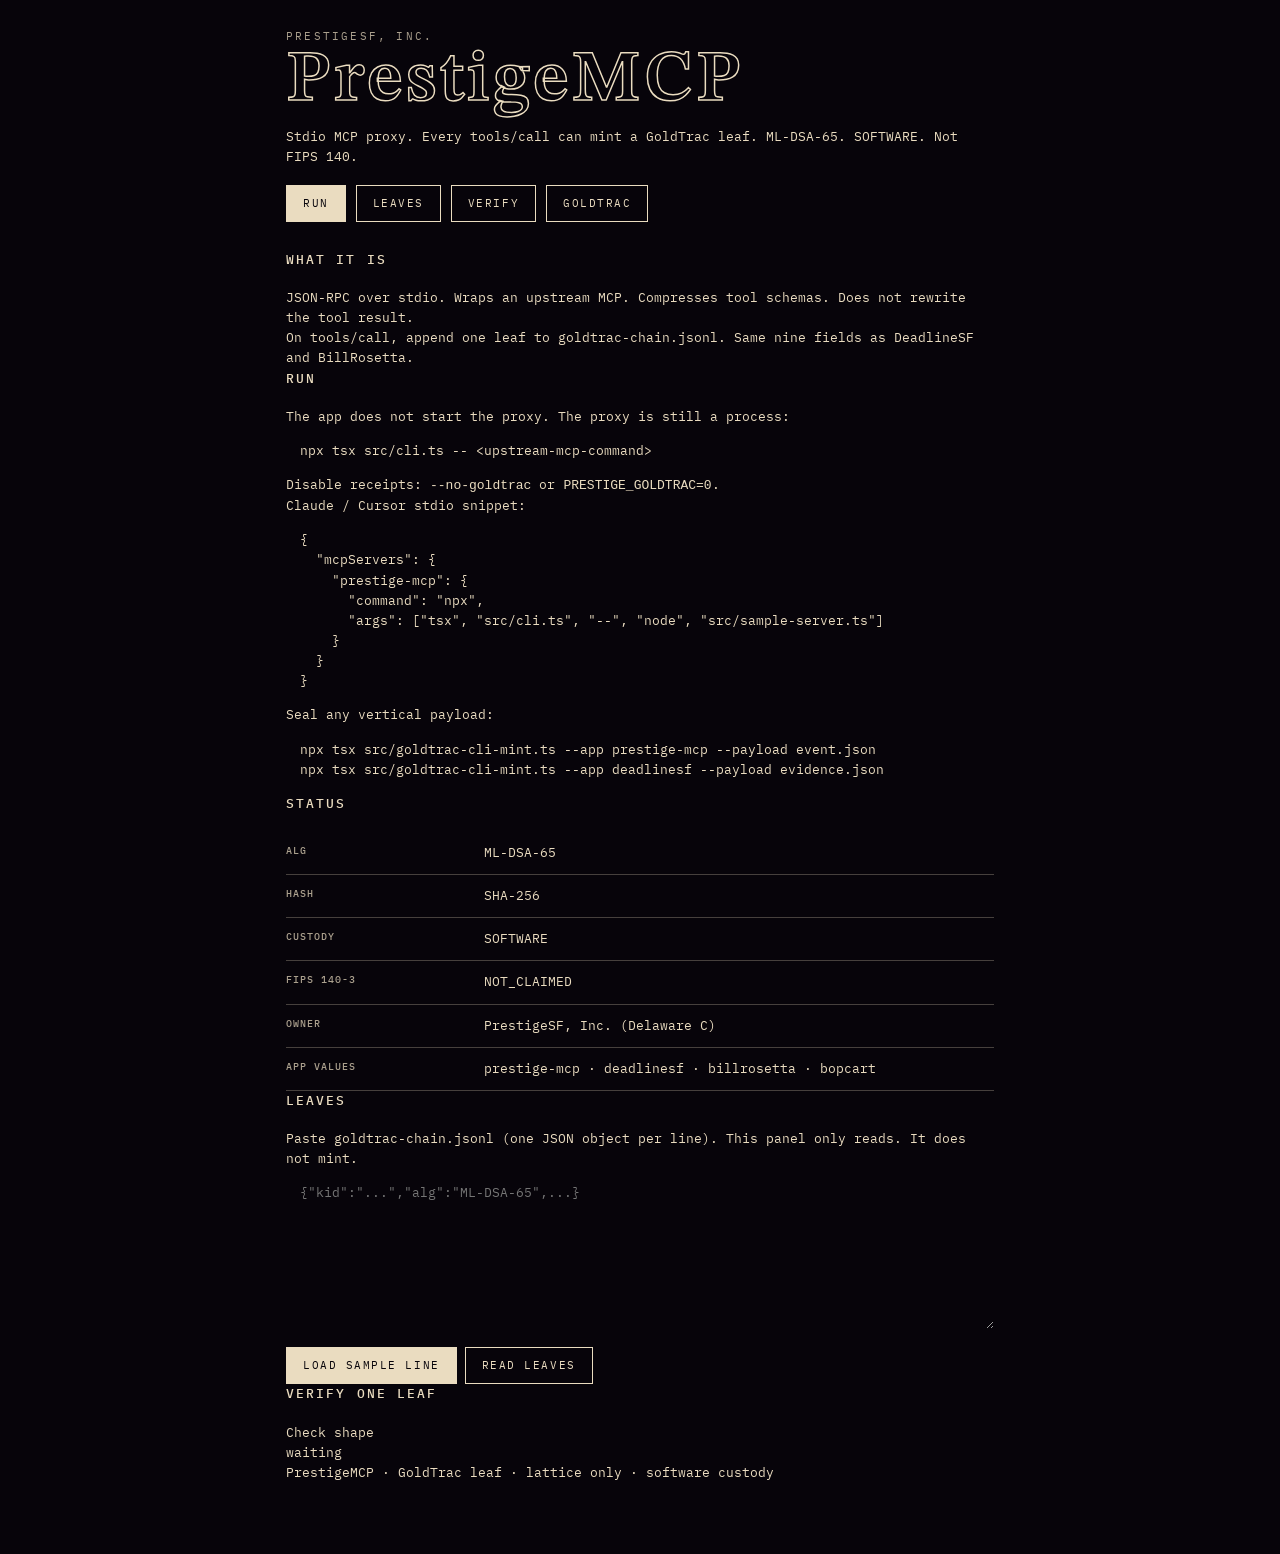
<file: mcp.html>
<!DOCTYPE html>
<html lang="en">
<head>
  <meta charset="UTF-8" />
  <meta name="viewport" content="width=device-width, initial-scale=1" />
  <title>PrestigeMCP — PrestigeSF</title>
  <link href="https://fonts.googleapis.com/css2?family=STIX+Two+Text:wght@600&family=IBM+Plex+Mono:wght@400;500&display=swap" rel="stylesheet" />
  <link rel="stylesheet" href="./tokens.css" />
  <link rel="stylesheet" href="./components.css" />
  <style>
    .wrap { max-width: 760px; margin: 0 auto; padding: 28px 26px 72px; }
    pre, textarea {
      width: 100%; background: var(--color-panel); color: var(--color-ink);
      border: 1px solid var(--color-line); padding: 14px;
      font: 12px/1.5 var(--font-body); white-space: pre-wrap;
    }
    textarea { min-height: 160px; }
    .kicker { font-size: 11px; letter-spacing: .2em; text-transform: uppercase; margin-bottom: 8px; }
    h1.wordmark { font-size: clamp(42px, 8vw, 72px); margin: 8px 0 16px; }
    nav { display: flex; gap: 10px; flex-wrap: wrap; margin: 18px 0 28px; }
  </style>
</head>
<body>
  <div class="wrap">
    <p class="kicker">PrestigeSF, Inc.</p>
    <h1 class="wordmark">PrestigeMCP</h1>
    <p>Stdio MCP proxy. Every tools/call can mint a GoldTrac leaf. ML-DSA-65. SOFTWARE. Not FIPS 140.</p>
    <nav>
      <a class="btn" href="#run">Run</a>
      <a class="btn ghost" href="#leaves">Leaves</a>
      <a class="btn ghost" href="#verify">Verify</a>
      <a class="btn ghost" href="./index.html">GoldTrac</a>
    </nav>

    <h2>What it is</h2>
    <p>JSON-RPC over stdio. Wraps an upstream MCP. Compresses tool schemas. Does not rewrite the tool result.</p>
    <p>On tools/call, append one leaf to goldtrac-chain.jsonl. Same nine fields as DeadlineSF and BillRosetta.</p>

    <h2 id="run">Run</h2>
    <p>The app does not start the proxy. The proxy is still a process:</p>
    <pre>npx tsx src/cli.ts -- &lt;upstream-mcp-command&gt;</pre>
    <p>Disable receipts: <code>--no-goldtrac</code> or <code>PRESTIGE_GOLDTRAC=0</code>.</p>
    <p>Claude / Cursor stdio snippet:</p>
    <pre>{
  "mcpServers": {
    "prestige-mcp": {
      "command": "npx",
      "args": ["tsx", "src/cli.ts", "--", "node", "src/sample-server.ts"]
    }
  }
}</pre>
    <p>Seal any vertical payload:</p>
    <pre>npx tsx src/goldtrac-cli-mint.ts --app prestige-mcp --payload event.json
npx tsx src/goldtrac-cli-mint.ts --app deadlinesf --payload evidence.json</pre>

    <h2>Status</h2>
    <table>
      <tr><th>alg</th><td>ML-DSA-65</td></tr>
      <tr><th>hash</th><td>SHA-256</td></tr>
      <tr><th>custody</th><td>SOFTWARE</td></tr>
      <tr><th>FIPS 140-3</th><td>NOT_CLAIMED</td></tr>
      <tr><th>owner</th><td>PrestigeSF, Inc. (Delaware C)</td></tr>
      <tr><th>app values</th><td>prestige-mcp · deadlinesf · billrosetta · bopcart</td></tr>
    </table>

    <h2 id="leaves">Leaves</h2>
    <p>Paste goldtrac-chain.jsonl (one JSON object per line). This panel only reads. It does not mint.</p>
    <textarea id="chain" placeholder='{"kid":"...","alg":"ML-DSA-65",...}'></textarea>
    <p style="margin-top:12px">
      <button class="btn" type="button" id="sample">Load sample line</button>
      <button class="btn ghost" type="button" id="read">Read leaves</button>
    </p>
    <div id="list"></div>

    <h2 id="verify">Verify one leaf</h2>
    <p>Check shape</p>
    <div id="out">waiting</div>
    <footer>PrestigeMCP · GoldTrac leaf · lattice only · software custody</footer>
  </div>
  <script>
    const FIELDS = ["kid","alg","payload_hash","chain_root","smt_root","sig","tsa","tsa_time","app"];
    const SAMPLE = {kid:"gt-dev-software-1",alg:"ML-DSA-65",payload_hash:"a".repeat(64),chain_root:"b".repeat(64),smt_root:"c".repeat(64),sig:"PLACEHOLDER_NOT_A_REAL_SIGNATURE",tsa:null,tsa_time:null,app:"prestige-mcp"};
    document.getElementById("sample").onclick = () => {
      document.getElementById("chain").value = JSON.stringify(SAMPLE);
    };
    document.getElementById("read").onclick = () => {
      const raw = document.getElementById("chain").value.trim();
      const lines = raw.split(/\n+/).filter(Boolean);
      const list = document.getElementById("list");
      const out = document.getElementById("out");
      list.innerHTML = "";
      if (!lines.length) { out.textContent = "no lines"; return; }
      let ok = 0, bad = 0;
      lines.forEach((line, i) => {
        try {
          const rec = JSON.parse(line);
          const missing = FIELDS.filter(k => !(k in rec));
          const row = document.createElement("div");
          row.className = "leaf-row";
          row.innerHTML = "<div></div><div class='meta'><div class='tag'>leaf " + (i+1) + " · " + (rec.app||"?") + "</div><div>" + (missing.length ? "missing " + missing.join(", ") : rec.kid + " · " + rec.alg) + "</div></div>";
          list.appendChild(row);
          missing.length ? bad++ : ok++;
        } catch (e) { bad++; }
      });
      out.textContent = ok + " shaped · " + bad + " bad · read only";
    };
  </script>
</body>
</html>
</file>
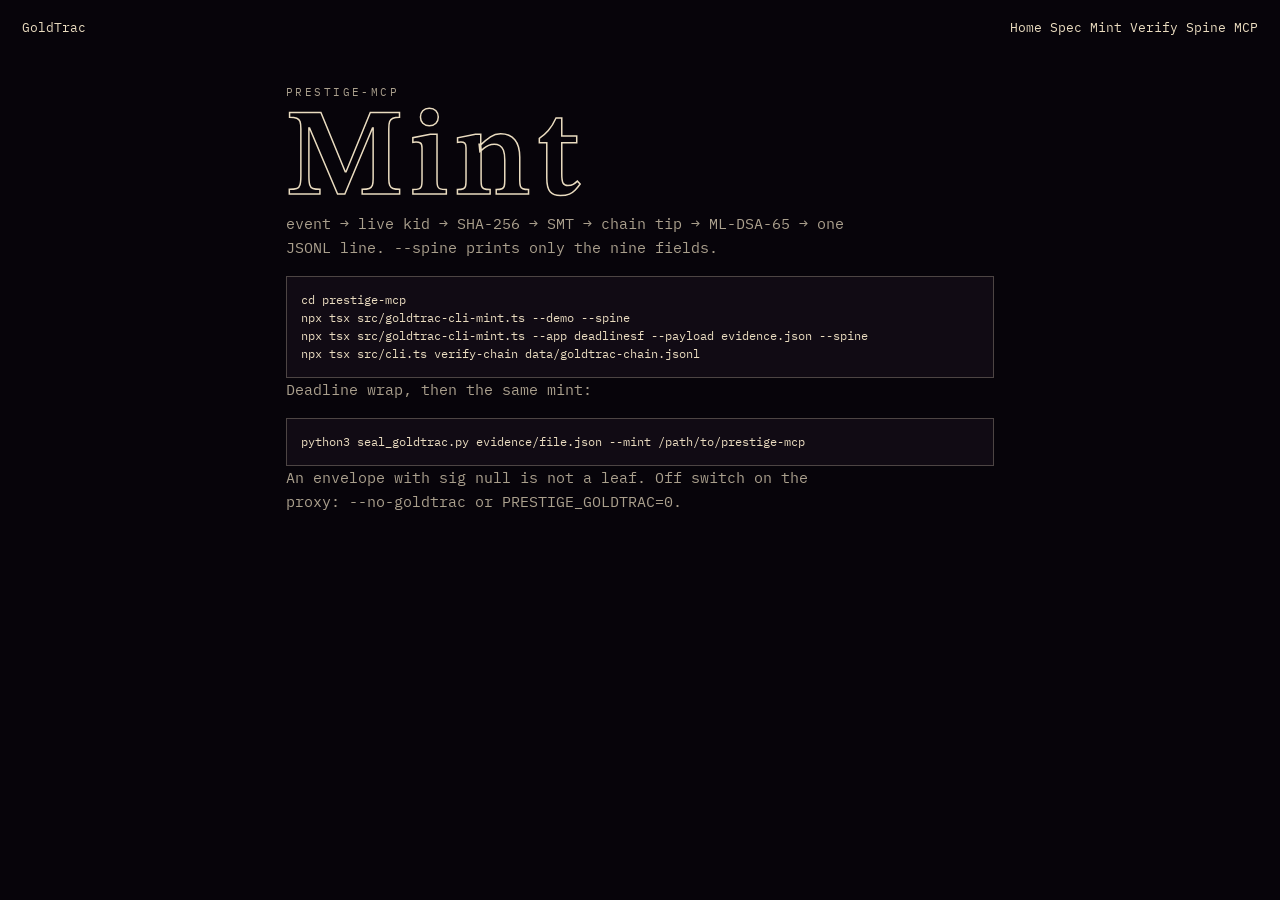
<file: mint.html>
<!DOCTYPE html>
<html lang="en">
<head>
  <meta charset="UTF-8" />
  <meta name="viewport" content="width=device-width, initial-scale=1" />
  <title>GoldTrac — Mint</title>
  <link href="https://fonts.googleapis.com/css2?family=STIX+Two+Text:wght@600&family=IBM+Plex+Mono:wght@400;500&display=swap" rel="stylesheet" />
  <link rel="stylesheet" href="./components.css" />
</head>
<body>
  <header class="top">
    <a href="./index.html">GoldTrac</a>
    <nav>
      <a href="./index.html">Home</a>
      <a href="./spec.html">Spec</a>
      <a class="on" href="./mint.html">Mint</a>
      <a href="./verify.html">Verify</a>
      <a href="./spine.html">Spine</a>
      <a href="./mcp.html">MCP</a>
    </nav>
  </header>
  <div class="wrap">
    <p class="kicker">prestige-mcp</p>
    <h1 class="wordmark">Mint</h1>
    <p class="lead">event → live kid → SHA-256 → SMT → chain tip → ML-DSA-65 → one JSONL line. --spine prints only the nine fields.</p>
    <pre>cd prestige-mcp
npx tsx src/goldtrac-cli-mint.ts --demo --spine
npx tsx src/goldtrac-cli-mint.ts --app deadlinesf --payload evidence.json --spine
npx tsx src/cli.ts verify-chain data/goldtrac-chain.jsonl</pre>
    <p class="lead">Deadline wrap, then the same mint:</p>
    <pre>python3 seal_goldtrac.py evidence/file.json --mint /path/to/prestige-mcp</pre>
    <p class="lead">An envelope with sig null is not a leaf. Off switch on the proxy: --no-goldtrac or PRESTIGE_GOLDTRAC=0.</p>
  </div>
</body>
</html>
</file>
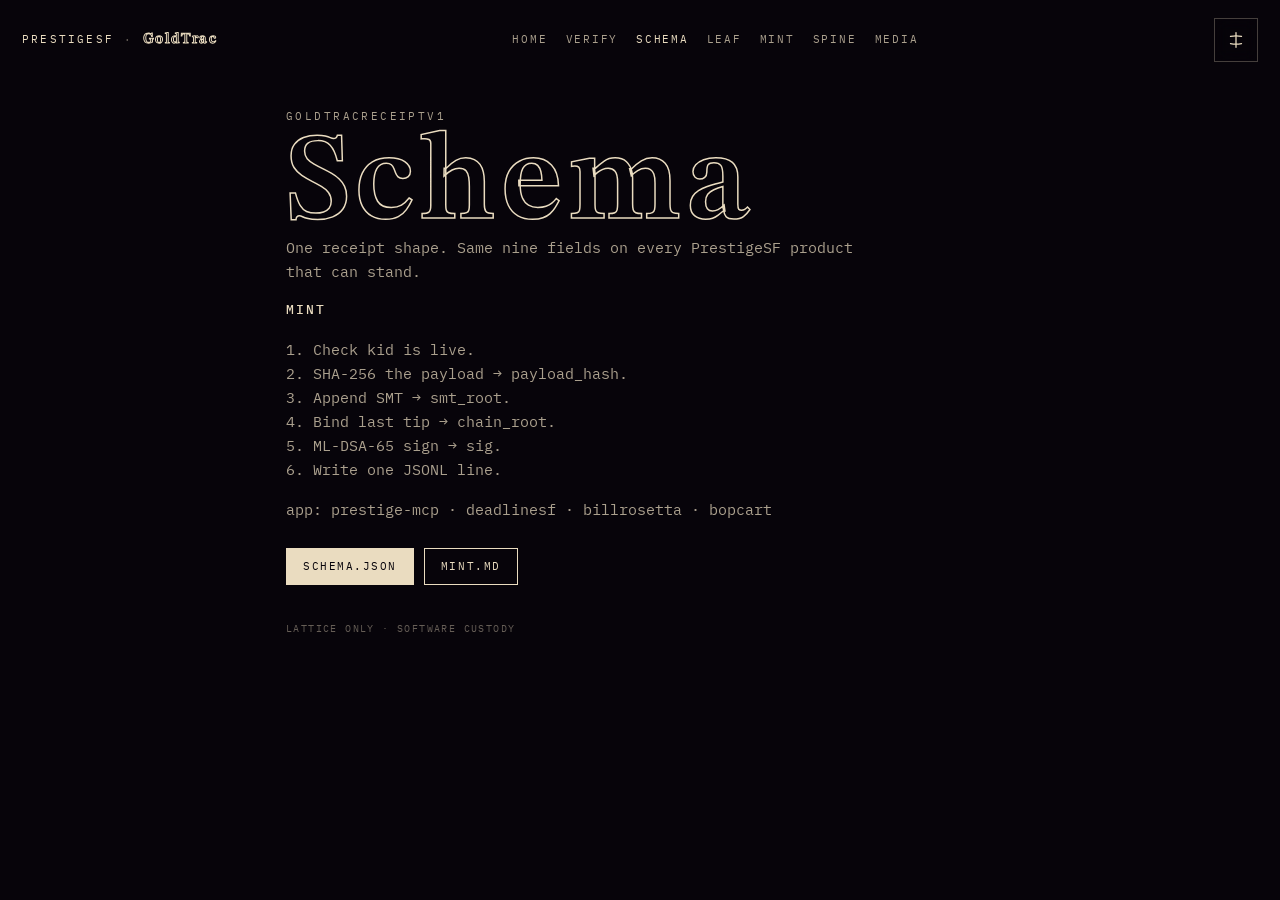
<file: spec.html>
<!DOCTYPE html>
<html lang="en">
<head>
  <meta charset="UTF-8" />
  <meta name="viewport" content="width=device-width, initial-scale=1" />
  <title>GoldTrac — Schema</title>
  <link href="https://fonts.googleapis.com/css2?family=STIX+Two+Text:wght@600&family=IBM+Plex+Mono:wght@400;500&display=swap" rel="stylesheet" />
  <link rel="stylesheet" href="./components.css" />
</head>
<body>
  <header class="top">
    <a class="brand" href="./index.html"><span>PrestigeSF</span><span class="dot">·</span><b>GoldTrac</b></a>
    <nav class="desk-nav">
      <a href="./index.html">Home</a><a href="./verify.html">Verify</a><a class="on" href="./spec.html">Schema</a><a href="./leaf.html">Leaf</a><a href="./mint.html">Mint</a><a href="./spine.html">Spine</a><a href="./media.html">Media</a>
    </nav>
    <button class="latch" id="latch" type="button" aria-label="Open menu" aria-expanded="false">
      <svg viewBox="0 0 24 24" aria-hidden="true"><path class="vein v1" d="M6 8 C11 7 13 7 18 8" /><path class="vein v2" d="M12 4 C12 10 12 15 12 20" /><path class="vein v3" d="M6 16 C11 17 13 17 18 16" /></svg>
    </button>
  </header>
  <div class="wrap">
    <p class="kicker">GoldTracReceiptV1</p>
    <h1 class="wordmark">Schema</h1>
    <p class="lead">One receipt shape. Same nine fields on every PrestigeSF product that can stand.</p>
    <h2>Mint</h2>
    <p class="lead">1. Check kid is live.<br />2. SHA-256 the payload → payload_hash.<br />3. Append SMT → smt_root.<br />4. Bind last tip → chain_root.<br />5. ML-DSA-65 sign → sig.<br />6. Write one JSONL line.</p>
    <p class="lead">app: prestige-mcp · deadlinesf · billrosetta · bopcart</p>
    <p class="row"><a class="btn" href="./schema.json">schema.json</a><a class="btn ghost" href="./MINT.md">MINT.md</a></p>
    <footer class="fine">lattice only · software custody</footer>
  </div>
  <div class="leaf-panel" id="leaf-panel" aria-hidden="true">
    <div class="mist" data-close></div>
    <div class="leaf-sheet">
      <ul class="veins"><li>kid</li><li>alg</li><li>payload_hash</li><li>chain_root</li><li>smt_root</li><li>sig</li><li>tsa</li><li>tsa_time</li><li>app</li></ul>
      <nav>
        <a href="./index.html">Home</a><a href="./verify.html">Verify</a><a class="on" href="./spec.html">Schema</a><a href="./leaf.html">Leaf</a><a href="./mint.html">Mint</a><a href="./spine.html">Spine</a><a href="./media.html">Media</a>
      </nav>
      <footer>Nine veins. One leaf.</footer>
    </div>
  </div>
  <canvas id="foil"></canvas>
  <script src="./foil.js"></script>
</body>
</html>
</file>
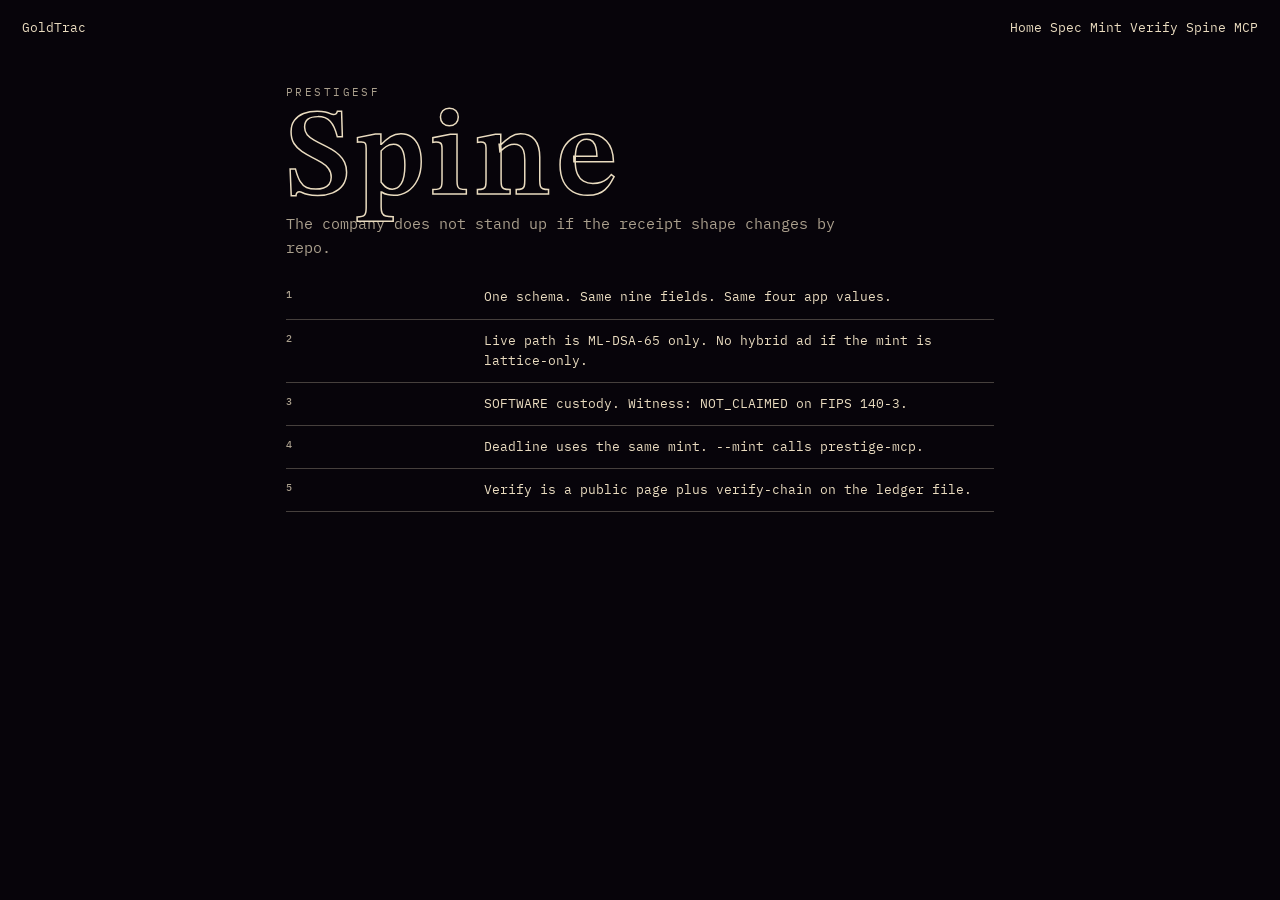
<file: spine.html>
<!DOCTYPE html>
<html lang="en">
<head>
  <meta charset="UTF-8" />
  <meta name="viewport" content="width=device-width, initial-scale=1" />
  <title>GoldTrac — Spine</title>
  <link href="https://fonts.googleapis.com/css2?family=STIX+Two+Text:wght@600&family=IBM+Plex+Mono:wght@400;500&display=swap" rel="stylesheet" />
  <link rel="stylesheet" href="./components.css" />
</head>
<body>
  <header class="top">
    <a href="./index.html">GoldTrac</a>
    <nav>
      <a href="./index.html">Home</a>
      <a href="./spec.html">Spec</a>
      <a href="./mint.html">Mint</a>
      <a href="./verify.html">Verify</a>
      <a class="on" href="./spine.html">Spine</a>
      <a href="./mcp.html">MCP</a>
    </nav>
  </header>
  <div class="wrap">
    <p class="kicker">PrestigeSF</p>
    <h1 class="wordmark">Spine</h1>
    <p class="lead">The company does not stand up if the receipt shape changes by repo.</p>
    <table>
      <tr><th>1</th><td>One schema. Same nine fields. Same four app values.</td></tr>
      <tr><th>2</th><td>Live path is ML-DSA-65 only. No hybrid ad if the mint is lattice-only.</td></tr>
      <tr><th>3</th><td>SOFTWARE custody. Witness: NOT_CLAIMED on FIPS 140-3.</td></tr>
      <tr><th>4</th><td>Deadline uses the same mint. --mint calls prestige-mcp.</td></tr>
      <tr><th>5</th><td>Verify is a public page plus verify-chain on the ledger file.</td></tr>
    </table>
  </div>
</body>
</html>
</file>
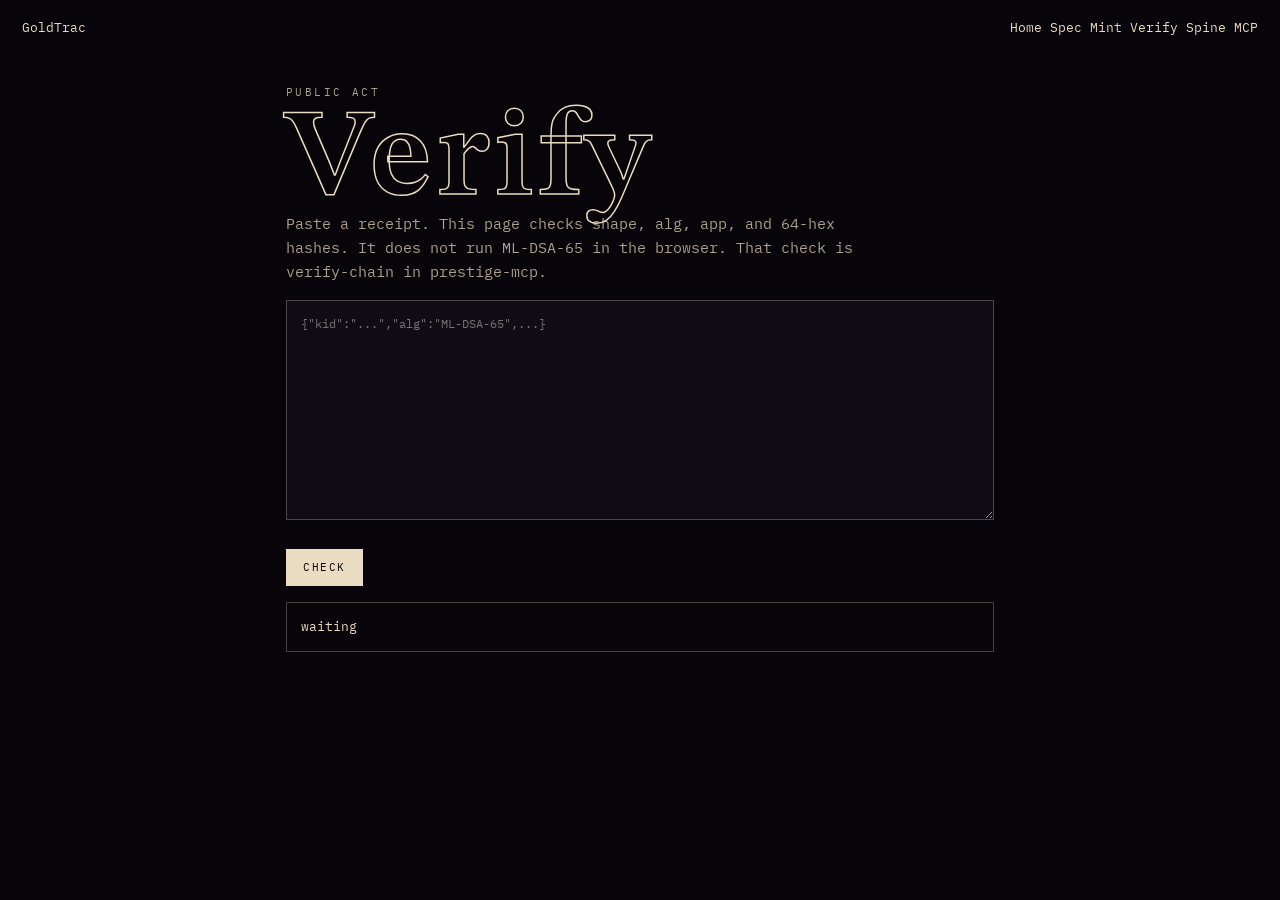
<file: verify.html>
<!DOCTYPE html>
<html lang="en">
<head>
  <meta charset="UTF-8" />
  <meta name="viewport" content="width=device-width, initial-scale=1" />
  <title>GoldTrac — Verify</title>
  <link href="https://fonts.googleapis.com/css2?family=STIX+Two+Text:wght@600&family=IBM+Plex+Mono:wght@400;500&display=swap" rel="stylesheet" />
  <link rel="stylesheet" href="./components.css" />
</head>
<body>
  <header class="top">
    <a href="./index.html">GoldTrac</a>
    <nav>
      <a href="./index.html">Home</a>
      <a href="./spec.html">Spec</a>
      <a href="./mint.html">Mint</a>
      <a class="on" href="./verify.html">Verify</a>
      <a href="./spine.html">Spine</a>
      <a href="./mcp.html">MCP</a>
    </nav>
  </header>
  <div class="wrap">
    <p class="kicker">Public act</p>
    <h1 class="wordmark">Verify</h1>
    <p class="lead">Paste a receipt. This page checks shape, alg, app, and 64-hex hashes. It does not run ML-DSA-65 in the browser. That check is verify-chain in prestige-mcp.</p>
    <textarea id="raw" placeholder='{"kid":"...","alg":"ML-DSA-65",...}'></textarea>
    <p class="actions"><button class="btn" type="button" id="go">Check</button></p>
    <div class="out" id="out">waiting</div>
  </div>
  <script>
    const FIELDS=["kid","alg","payload_hash","chain_root","smt_root","sig","tsa","tsa_time","app"];
    const APPS=["prestige-mcp","deadlinesf","billrosetta","bopcart"];
    const HEX=/^[a-f0-9]{64}$/;
    document.getElementById("go").onclick=()=>{
      const out=document.getElementById("out");
      let rec; try{rec=JSON.parse(document.getElementById("raw").value)}catch(e){out.textContent="invalid JSON\n"+e;return;}
      const lines=[]; let ok=true;
      const missing=FIELDS.filter(k=>!(k in rec));
      if(missing.length){ok=false;lines.push("missing "+missing.join(", "));} else lines.push("nine fields");
      if(rec.alg!=="ML-DSA-65"){ok=false;lines.push("alg must be ML-DSA-65");} else lines.push("alg ML-DSA-65");
      if(!APPS.includes(rec.app)){ok=false;lines.push("app not in the four");} else lines.push("app "+rec.app);
      ["payload_hash","chain_root","smt_root"].forEach(h=>{
        const v=String(rec[h]||"").replace(/^0x/i,"");
        if(!HEX.test(v)){ok=false;lines.push(h+" not 64 hex");} else lines.push(h+" shape ok");
      });
      if(!rec.sig){ok=false;lines.push("sig empty — not a leaf");} else lines.push("sig present");
      lines.push("browser: schema only");
      lines.push("FIPS 140-3 module: not claimed");
      out.textContent=(ok?"PASS (schema)\n":"FAIL\n")+lines.join("\n");
    };
  </script>
</body>
</html>
</file>
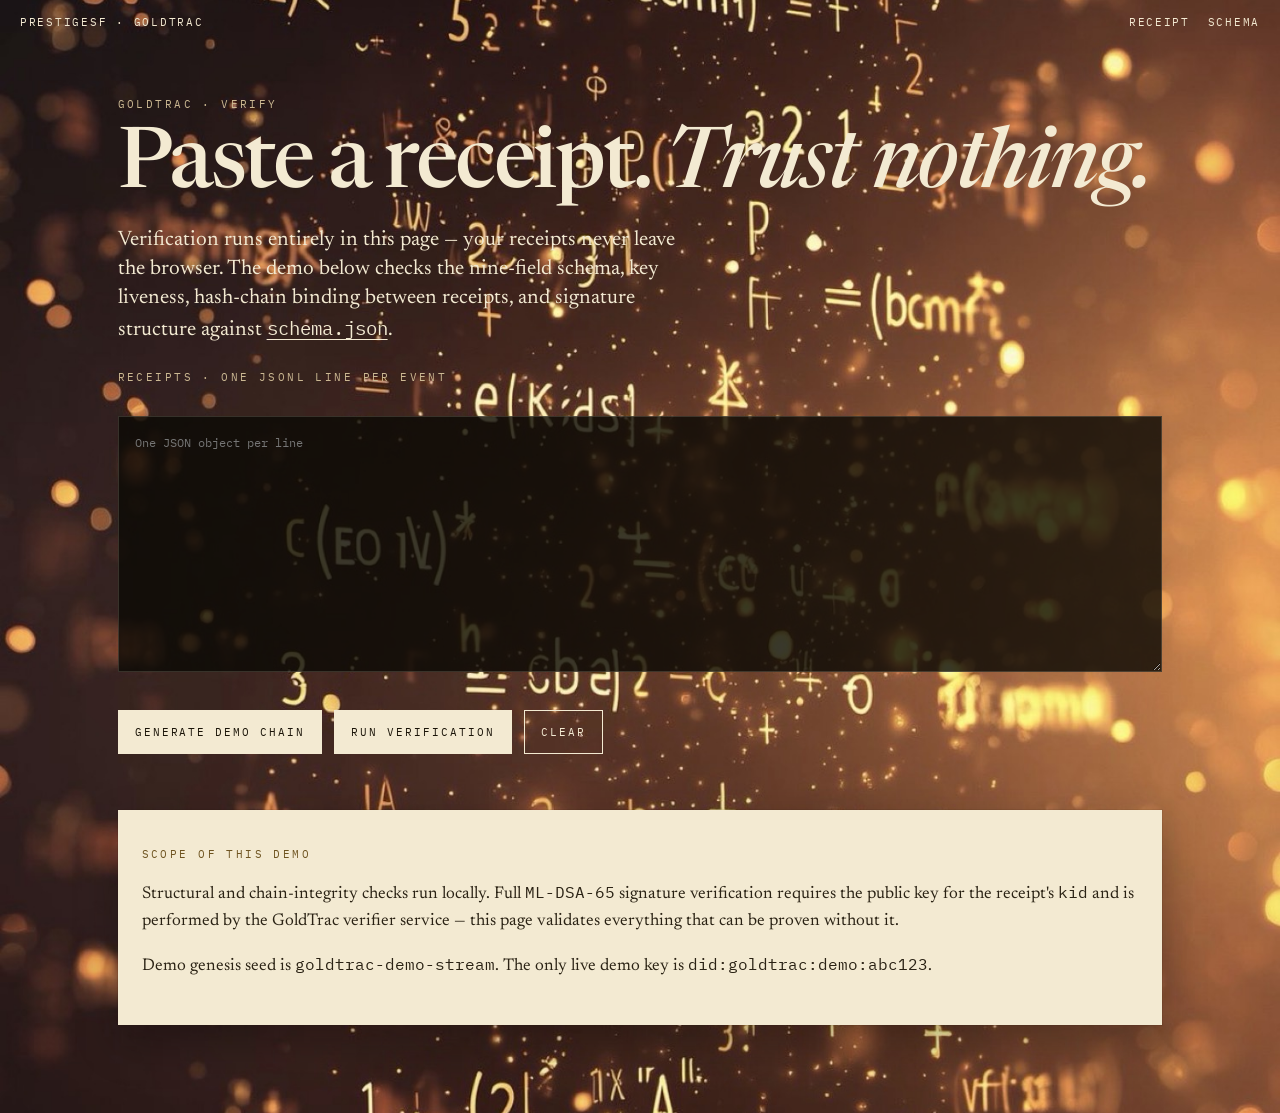
<file: versions/2026-09-25/verify.html>
<!doctype html>
<html lang="en">
  <head>
    <meta charset="utf-8" />
    <meta name="viewport" content="width=device-width, initial-scale=1" />
    <title>Verify a Receipt — GoldTrac</title>
    <link rel="canonical" href="https://goldtrac.org/verify.html" />
    <link rel="preconnect" href="https://fonts.googleapis.com" />
    <link rel="preconnect" href="https://fonts.gstatic.com" crossorigin />
    <link href="https://fonts.googleapis.com/css2?family=IBM+Plex+Mono:wght@400;500&family=Newsreader:ital,opsz,wght@0,6..72,400;0,6..72,500;1,6..72,500&display=swap" rel="stylesheet" />
    <link rel="stylesheet" href="styles.css" />
  </head>
  <body>
    <header class="nav">
      <a href="index.html">PrestigeSF · GoldTrac</a>
      <nav><a href="index.html#receipt">Receipt</a><a href="schema.json">Schema</a></nav>
    </header>
    <main class="wrap" style="padding-top:6rem">
      <p class="kicker">GoldTrac · Verify</p>
      <h1>Paste a receipt. <em>Trust nothing.</em></h1>
      <p class="lede">Verification runs entirely in this page — your receipts never leave the browser. The demo below checks the nine-field schema, key liveness, hash-chain binding between receipts, and signature structure against <a href="schema.json"><code>schema.json</code></a>.</p>
      <p class="kicker" style="margin-top:1.5rem">Receipts · one JSONL line per event</p>
      <textarea id="receipts" spellcheck="false" placeholder="One JSON object per line"></textarea>
      <div class="row">
        <button class="btn" id="demo" type="button">Generate demo chain</button>
        <button class="btn" id="run" type="button">Run verification</button>
        <button class="btn ghost" id="clear" type="button">Clear</button>
      </div>
      <p class="kicker" id="verdict" style="margin-top:1.5rem"></p>
      <div class="checks" id="checks"></div>
      <article class="paper" style="margin-top:2rem">
        <p class="kicker">Scope of this demo</p>
        <p>Structural and chain-integrity checks run locally. Full <code>ML-DSA-65</code> signature verification requires the public key for the receipt's <code>kid</code> and is performed by the GoldTrac verifier service — this page validates everything that can be proven without it.</p>
        <p>Demo genesis seed is <code>goldtrac-demo-stream</code>. The only live demo key is <code>did:goldtrac:demo:abc123</code>.</p>
      </article>
    </main>
    <script src="verify.js"></script>
  </body>
</html>
</file>
<file: versions/2026-09-25/styles.css>
:root {
  --bg: #0b0904;
  --fg: #f3ead2;
  --muted: #cbb892;
  --ink: #1a1408;
  --paper: #f3ead2;
  --line: rgb(243 234 210 / 0.16);
  --valid: #8fcea8;
  --tampered: #e7a097;
  --serif: "Newsreader", Georgia, serif;
  --mono: "IBM Plex Mono", ui-monospace, monospace;
}
* { box-sizing: border-box; }
html {
  scroll-behavior: smooth;
  -webkit-font-smoothing: antialiased;
  -moz-osx-font-smoothing: grayscale;
}
body {
  margin: 0;
  color: var(--fg);
  background: #0b0904 url("field.jpg") center 40% / cover fixed no-repeat;
  font-family: var(--serif);
  font-size: 1.0625rem;
  line-height: 1.55;
}
p { text-wrap: pretty; }
a { color: inherit; text-decoration-thickness: 1px; text-underline-offset: 0.18em; }
a:hover { color: #e6c56a; }
.btn:hover { background: #e6c56a; border-color: #e6c56a; }
img { max-width: 100%; }
.nav {
  position: absolute;
  inset: 0 0 auto 0;
  z-index: 2;
  display: flex;
  align-items: center;
  justify-content: space-between;
  gap: 1.25rem;
  padding: 0.9rem 1.25rem;
  font-family: var(--mono);
  font-size: 0.68rem;
  letter-spacing: 0.16em;
  text-transform: uppercase;
  color: var(--fg);
}
.nav nav {
  display: flex;
  gap: 1.1rem;
  flex-wrap: nowrap;
  overflow-x: auto;
  scrollbar-width: none;
}
.nav nav::-webkit-scrollbar { display: none; }
.nav a { text-decoration: none; white-space: nowrap; }
.hero {
  min-height: 100svh;
  background: url("landing.jpg") center 42% / cover no-repeat;
}
.wrap { max-width: 68rem; margin: 0 auto; padding: 5.5rem 1.35rem; }
.wrap + .wrap { padding-top: 0; }
.kicker {
  margin: 0 0 0.85rem;
  font-family: var(--mono);
  font-size: 0.6875rem;
  letter-spacing: 0.22em;
  text-transform: uppercase;
  color: var(--muted);
}
h1, h2, h3 {
  font-weight: 500;
  text-wrap: balance;
  text-box: trim-both cap alphabetic;
}
h1 {
  font-size: clamp(3rem, 7vw, 5.25rem);
  line-height: 0.96;
  letter-spacing: -0.03em;
  margin: 0 0 1.15rem;
}
h2 {
  font-size: clamp(1.85rem, 3vw, 2.45rem);
  line-height: 1.08;
  letter-spacing: -0.02em;
  margin: 0 0 0.85rem;
}
h3 {
  font-size: 1.375rem;
  line-height: 1.2;
  letter-spacing: -0.015em;
  margin: 0.15rem 0 0.45rem;
}
h1 em, h2 em { font-style: italic; font-weight: 500; }
.lede {
  max-width: 36rem;
  margin: 0;
  font-size: 1.3125rem;
  line-height: 1.4;
}
.step p, .card p, .field p {
  margin: 0;
  font-size: 1rem;
  line-height: 1.5;
  color: var(--muted);
}
code, .mono { font-family: var(--mono); font-size: 0.92em; }
.btn {
  display: inline-flex;
  min-height: 2.75rem;
  align-items: center;
  padding: 0 1rem;
  margin-top: 1.75rem;
  border: 1px solid var(--fg);
  background: var(--fg);
  color: var(--ink);
  font-family: var(--mono);
  font-size: 0.6875rem;
  letter-spacing: 0.18em;
  text-transform: uppercase;
  text-decoration: none;
  cursor: pointer;
}
.btn.ghost { background: transparent; color: var(--fg); }
.steps, .grid4, .trio { display: grid; gap: 1rem; }
.steps { margin-top: 2rem; }
.step, .card, .field, .paper, .check {
  background: rgb(11 9 4 / 0.72);
  border: 1px solid alpha(from var(--fg) / 22%);
  padding: 1.1rem 1.15rem;
}
.step { position: relative; }
.step::after {
  content: "";
  display: block;
  height: 1px;
  margin-top: 1.15rem;
  width: calc(100% * sibling-index() / sibling-count());
  background: alpha(from var(--fg) / 55%);
}
.step h3, .card h3, .field strong { margin: 0.15rem 0 0.45rem; }
.idx {
  font-family: var(--mono);
  font-size: 0.625rem;
  letter-spacing: 0.18em;
  text-transform: uppercase;
  color: var(--muted);
  font-variant-numeric: tabular-nums;
}
.paper {
  position: relative;
  background: var(--paper);
  color: var(--ink);
  padding: 2.25rem 1.5rem 1.75rem;
  box-shadow:
    0 0 0 1px rgb(26 20 8 / 0.08),
    0 18px 40px rgb(0 0 0 / 0.28);
}
.seal {
  position: absolute;
  top: 1.25rem;
  right: 1.15rem;
  width: 4.5rem;
  height: auto;
}
.paper .field {
  background: transparent;
  border: 0;
  border-top: 1px solid rgb(26 20 8 / 0.14);
  padding: 0.9rem 0 0;
}
.paper .field p,
.paper p { color: #2a2214; }
.paper h2 { padding-right: 4.5rem; }
.paper .idx, .paper .kicker { color: #6e5420; }
.fields { display: grid; gap: 0.75rem; margin-top: 1.5rem; }
.field strong { display: block; font-size: 1.375rem; font-weight: 500; }
.field span {
  font-family: var(--mono);
  font-size: 0.625rem;
  letter-spacing: 0.16em;
  text-transform: uppercase;
  color: #6e5420;
}
pre {
  overflow: auto;
  margin: 1.25rem 0 0;
  padding: 1rem;
  background: #1a1408;
  color: var(--paper);
  font-family: var(--mono);
  font-size: 0.75rem;
  line-height: 1.5;
  font-variant-numeric: tabular-nums;
}
.grid4 { grid-template-columns: 1fr; }
.card p, .step p, .field p { margin: 0; }
.mark {
  min-height: 70svh;
  display: grid;
  align-items: end;
  background: linear-gradient(rgb(11 9 4 / 0.2), rgb(11 9 4 / 0.72)), url("print.jpg") center 40% / cover no-repeat;
  padding: 2rem 1.25rem;
}
.trio { margin-top: 1.5rem; }
.list { margin: 1rem 0 0; padding: 0; list-style: none; }
.list li { padding: 0.7rem 0; border-top: 1px solid rgb(26 20 8 / 0.15); }
.list b { font-family: var(--mono); font-size: 0.72rem; letter-spacing: 0.14em; text-transform: uppercase; }
footer {
  display: flex;
  flex-wrap: wrap;
  gap: 0.75rem 1.5rem;
  max-width: 68rem;
  margin: 0 auto;
  padding: 0 1.35rem 3.5rem;
  font-family: var(--mono);
  font-size: 0.68rem;
  letter-spacing: 0.14em;
  text-transform: uppercase;
  color: var(--muted);
}
textarea {
  width: 100%;
  min-height: 16rem;
  margin-top: 1rem;
  padding: 1rem;
  border: 1px solid var(--line);
  background: rgb(11 9 4 / 0.8);
  color: var(--fg);
  font-family: var(--mono);
  font-size: 0.78rem;
  line-height: 1.45;
}
.row { display: flex; flex-wrap: wrap; gap: 0.75rem; }
.check.ok { border-color: rgb(143 206 168 / 0.7); }
.check.bad { border-color: rgb(231 160 151 / 0.8); }
.checks { display: grid; gap: 0.6rem; margin-top: 1.5rem; }
.film { margin: 1.75rem 0 0; }
.film video, .triptych video {
  display: block;
  width: 100%;
  background: #0b0904;
  border: 1px solid alpha(from var(--fg) / 28%);
}
.film video:playing,
.triptych video:playing {
  border-color: alpha(from var(--fg) / 85%);
}
.film figcaption, .triptych figcaption {
  display: flex;
  justify-content: space-between;
  gap: 1rem;
  margin-top: 0.6rem;
  font-family: var(--mono);
  font-size: 0.625rem;
  letter-spacing: 0.16em;
  text-transform: uppercase;
  color: var(--muted);
}
.triptych { display: grid; gap: 1rem; margin-top: 1.5rem; }
.triptych figure { margin: 0; }
@media (min-width: 800px) {
  .steps { grid-template-columns: 1fr 1fr; }
  .grid4 { grid-template-columns: 1fr 1fr; }
  .fields { grid-template-columns: 1fr 1fr; }
  .trio, .triptych { grid-template-columns: 1fr 1fr 1fr; }
}
@media (prefers-reduced-motion: reduce) {
  html { scroll-behavior: auto; }
}
</file>
<file: versions/2026-10-04/styles.css>
:root {
  --ink: #f4ecd8;
  --mute: #d9c7a2;
  --gold: #e6c56a;
  --night: #0c0a07;
  --serif: "Newsreader", Georgia, serif;
  --mono: "IBM Plex Mono", ui-monospace, monospace;
}

* { box-sizing: border-box; }

html {
  scroll-behavior: smooth;
  -webkit-font-smoothing: antialiased;
}

body {
  margin: 0;
  color: var(--ink);
  background: var(--night);
  font-family: var(--serif);
  font-size: 1.125rem;
  line-height: 1.5;
}

a { color: inherit; }

.nav {
  position: fixed;
  z-index: 2;
  inset: 0 0 auto 0;
  display: flex;
  align-items: center;
  justify-content: space-between;
  gap: 1rem;
  padding: 0.85rem 1.15rem;
  font-family: var(--mono);
  font-size: 0.72rem;
  letter-spacing: 0.16em;
  text-transform: uppercase;
  color: var(--ink);
  text-shadow: 0 1px 8px rgb(0 0 0 / 0.55);
}

.nav nav {
  display: flex;
  gap: 0.9rem;
}

.nav a {
  text-decoration: none;
  min-height: 44px;
  display: inline-flex;
  align-items: center;
}

.nav a:hover { color: var(--gold); }

.mark { font-family: var(--serif); letter-spacing: 0.08em; font-size: 1rem; text-transform: none; }

.plate {
  position: relative;
  min-height: 100svh;
  background-position: center;
  background-size: cover;
  background-repeat: no-repeat;
}

.pour { background-image: url("pour.jpg"); background-position: 62% 18%; }
.leaf { background-image: url("leaf.jpg"); background-position: center 40%; }
.field { background-image: url("field.jpg"); background-position: center 42%; }

.caption {
  position: absolute;
  left: 1.25rem;
  right: 1.25rem;
  bottom: 9%;
  max-width: 22rem;
}

.pour .caption { bottom: 14%; max-width: 16rem; }

.leaf .caption {
  top: 5.2rem;
  bottom: auto;
  max-width: 16rem;
}

.kicker {
  margin: 0 0 0.45rem;
  font-family: var(--mono);
  font-size: 0.68rem;
  letter-spacing: 0.2em;
  text-transform: uppercase;
  color: var(--mute);
}

h1, h2, .line {
  text-shadow: 0 1px 14px rgb(0 0 0 / 0.45);
}

h1 {
  margin: 0;
  font-weight: 500;
  font-size: clamp(2.4rem, 6vw, 3.6rem);
  line-height: 1.02;
  letter-spacing: -0.03em;
  text-wrap: balance;
}

.line {
  margin: 0;
  max-width: 18rem;
  font-size: 1.35rem;
  line-height: 1.25;
  text-wrap: balance;
}

main {
  max-width: 40rem;
  margin: 0 auto;
  padding: 5.5rem 1.35rem 4.5rem;
}

main h2 {
  margin: 2.4rem 0 1rem;
  font-weight: 500;
  font-size: clamp(2rem, 5vw, 2.8rem);
  line-height: 1.05;
  letter-spacing: -0.03em;
  text-wrap: balance;
}

ol, .apps {
  margin: 0;
  padding: 0;
  list-style: none;
}

ol li, .apps li {
  display: grid;
  grid-template-columns: 2.2rem 1fr;
  gap: 0.75rem;
  padding: 0.85rem 0;
  border-top: 1px solid rgb(244 236 216 / 0.16);
  font-size: 1.15rem;
}

ol span, .apps strong {
  font-family: var(--mono);
  font-size: 0.72rem;
  font-weight: 500;
  letter-spacing: 0.12em;
  color: var(--gold);
  padding-top: 0.4rem;
}

.apps li { grid-template-columns: 8.5rem 1fr; }

.honest, .end {
  color: var(--mute);
  font-size: 1rem;
}

.end { display: flex; gap: 1.4rem; }

.end a:hover, main a:hover { color: var(--gold); }

@media (max-width: 720px) {
  .nav nav { gap: 0.7rem; }
  .apps li { grid-template-columns: 1fr; gap: 0.2rem; }
  .apps strong { padding-top: 0; }
}

@media (prefers-reduced-motion: reduce) {
  html { scroll-behavior: auto; }
}
</file>
<file: versions/2026-10-05/styles.css>
:root { --ink:#f4ecd8; --mute:#cbb892; --gold:#e8c27a; --night:#0c0a07; --serif:Georgia,"Times New Roman",serif; --mono:ui-monospace,monospace; }
* { box-sizing:border-box; }
body { margin:0; background:var(--night); color:var(--ink); font-family:var(--serif); font-size:1.125rem; line-height:1.5; }
a { color:inherit; text-decoration:none; }
a:hover { color:var(--gold); }
.nav { position:sticky; top:0; display:flex; justify-content:space-between; align-items:center; gap:.75rem; padding:.7rem 1.15rem; background:var(--night); border-bottom:1px solid rgb(228 190 120 / .28); font-family:var(--mono); font-size:.68rem; letter-spacing:.16em; text-transform:uppercase; }
.mark { font-family:var(--serif); letter-spacing:.04em; text-transform:none; font-size:1.05rem; }
.nav nav { display:flex; gap:.85rem; }
.nav a { min-height:44px; display:inline-flex; align-items:center; }
.mast, .entry, main { width:min(46rem, calc(100% - 2.2rem)); margin:0 auto; }
.mast { padding:2.6rem 0 .4rem; }
.kicker, figcaption, .where, .head > span, ol span { font-family:var(--mono); letter-spacing:.14em; text-transform:uppercase; }
.kicker { margin:0 0 .7rem; font-size:.68rem; color:var(--mute); }
h1, h2 { margin:0; font-weight:500; letter-spacing:-.03em; line-height:1.05; }
h1 { font-size:clamp(2.5rem, 7vw, 4.4rem); }
.sub { margin:.9rem 0 0; max-width:22rem; color:var(--mute); }
.entry { padding-top:3.25rem; }
.head { display:grid; grid-template-columns:2.4rem 1fr; gap:.85rem; margin-bottom:1rem; }
.head > span, ol span { color:var(--gold); font-size:.72rem; padding-top:.4rem; }
.head p { margin:.45rem 0 0; color:#e7dcc4; }
figure { margin:0; }
img { display:block; width:100%; height:min(78svh, 52rem); object-fit:cover; border:1px solid rgb(228 190 120 / .38); }
img.pour { object-position:58% 42%; }
img.leaf { object-position:center 46%; }
img.field { object-position:center 38%; }
figcaption { margin-top:.55rem; font-size:.66rem; color:#b7a588; }
main { padding:3.4rem 0 4.5rem; }
.rule { height:3px; margin:0 0 1.6rem; background:url("pour.jpg") 60% 40% / cover; }
ol { list-style:none; margin:.4rem 0 0; padding:0; }
li { display:grid; grid-template-columns:2.4rem 1fr; gap:.85rem; padding:.85rem 0; border-top:1px solid rgb(244 236 216 / .14); }
.where, .honest { color:var(--mute); }
.where { font-size:.72rem; letter-spacing:.08em; }
</file>
<file: tokens.css>
:root {
  --bg: #07040a;
  --bg-2: #0b0710;
  --ink: #eadcc0;
  --ink-soft: rgba(234, 220, 192, 0.72);
  --ink-dim: rgba(234, 220, 192, 0.42);
  --line: rgba(234, 220, 192, 0.28);
  --gold: #d4af37;
  --gold-hot: #f0d48a;
  --panel: #110b14;
  --display: "STIX Two Text", "Times New Roman", serif;
  --body: "IBM Plex Mono", ui-monospace, monospace;
  --filter-gold-lock: brightness(1.05) contrast(1.15) saturate(1.25) sepia(0.2) hue-rotate(-8deg);
}
</file>
<file: components.css>
@import "./tokens.css";

* { box-sizing: border-box; margin: 0; }
html, body { background: var(--bg); color: var(--ink); }
body {
  font-family: var(--body);
  font-size: 13px;
  line-height: 1.55;
  min-height: 100%;
}
body.menu-open { overflow: hidden; }
a { color: var(--ink); text-decoration: none; }
a:hover { color: var(--gold-hot); }

.top {
  position: relative;
  z-index: 8;
  display: flex;
  justify-content: space-between;
  align-items: center;
  padding: 18px 22px;
}
.brand {
  display: flex;
  align-items: baseline;
  gap: 10px;
  letter-spacing: .2em;
  text-transform: uppercase;
  font-size: 11px;
}
.brand .dot { color: var(--ink-dim); }
.brand b {
  font-family: var(--display);
  font-weight: 600;
  letter-spacing: .08em;
  font-size: 15px;
  color: transparent;
  -webkit-text-stroke: 1px var(--ink);
  text-transform: none;
}
.brand b:hover { color: var(--ink); -webkit-text-stroke: 0; }

.desk-nav {
  display: none;
  gap: 18px;
  font-size: 11px;
  letter-spacing: .16em;
  text-transform: uppercase;
}
.desk-nav a { color: var(--ink-soft); }
.desk-nav a.on, .desk-nav a:hover { color: var(--ink); }
@media (min-width: 920px) {
  .desk-nav { display: flex; }
}

.latch {
  width: 44px;
  height: 44px;
  border: 1px solid var(--line);
  background: rgba(7,4,10,.35);
  backdrop-filter: blur(8px);
  color: var(--ink);
  display: grid;
  place-items: center;
  cursor: pointer;
  padding: 0;
}
.latch svg { width: 22px; height: 22px; overflow: visible; }
.latch .vein {
  fill: none;
  stroke: var(--ink);
  stroke-width: 1.4;
  stroke-linecap: round;
  transition: transform .45s cubic-bezier(.2,.8,.2,1), opacity .3s;
  transform-origin: 12px 12px;
}
body.menu-open .latch .v1 { transform: rotate(28deg) translate(0, 2px); }
body.menu-open .latch .v2 { opacity: .35; }
body.menu-open .latch .v3 { transform: rotate(-28deg) translate(0, -2px); }
.latch:hover { border-color: var(--gold); }
.latch:focus-visible { outline: 1px solid var(--gold); outline-offset: 3px; }

.leaf-panel {
  position: fixed;
  inset: 0;
  z-index: 7;
  pointer-events: none;
  opacity: 0;
  transition: opacity .35s ease;
}
body.menu-open .leaf-panel {
  pointer-events: auto;
  opacity: 1;
}
.leaf-panel .mist {
  position: absolute;
  inset: 0;
  background: rgba(7,4,10,.72);
}
.leaf-sheet {
  position: absolute;
  top: 0;
  right: 0;
  height: 100%;
  width: min(520px, 100%);
  background:
    radial-gradient(500px 300px at 80% 0%, rgba(212,175,55,.16), transparent 55%),
    var(--bg-2);
  border-left: 1px solid var(--line);
  transform: translateX(24px) rotate(-1.2deg);
  clip-path: polygon(12% 0, 100% 0, 100% 100%, 0 100%);
  padding: 88px 32px 40px 56px;
  display: grid;
  grid-template-rows: auto 1fr auto;
  gap: 28px;
  transition: transform .5s cubic-bezier(.2,.8,.2,1);
}
body.menu-open .leaf-sheet { transform: translateX(0) rotate(0); }
.leaf-sheet .veins { list-style: none; padding: 0; }
.leaf-sheet .veins li {
  font-size: 10px;
  letter-spacing: .16em;
  text-transform: uppercase;
  color: var(--ink-dim);
  padding: 4px 0 4px 18px;
  position: relative;
}
.leaf-sheet .veins li::before {
  content: "";
  position: absolute;
  left: 0;
  top: 11px;
  width: 10px;
  height: 1px;
  background: var(--gold);
}
.leaf-sheet nav a {
  display: block;
  font-family: var(--display);
  font-size: clamp(28px, 6vw, 42px);
  line-height: 1.05;
  letter-spacing: .03em;
  color: transparent;
  -webkit-text-stroke: 1px var(--ink);
  padding: 6px 0;
  transition: color .25s ease, padding-left .25s ease;
}
.leaf-sheet nav a:hover,
.leaf-sheet nav a.on {
  color: var(--ink);
  -webkit-text-stroke: 0;
  padding-left: 8px;
}
.leaf-sheet footer {
  font-size: 10px;
  letter-spacing: .14em;
  text-transform: uppercase;
  color: var(--ink-dim);
}

.page { min-height: 100vh; position: relative; overflow: hidden; }
.page::before {
  content: "";
  position: absolute;
  inset: 0;
  background-color: #140c08;
  background-image: url("./dust.jpg"), radial-gradient(1200px 800px at 70% 20%, rgba(212,175,55,.18), transparent 50%);
  background-size: cover;
  background-position: center 42%;
  filter: var(--filter-gold-lock);
}
.shade {
  position: absolute;
  inset: 0;
  background: linear-gradient(180deg, rgba(7,4,10,.28) 0%, rgba(7,4,10,.06) 38%, rgba(7,4,10,.55) 70%, rgba(7,4,10,.92) 100%);
}
.stage {
  position: relative;
  z-index: 2;
  min-height: calc(100vh - 80px);
  display: flex;
  flex-direction: column;
  justify-content: flex-end;
  padding: 0 26px 52px;
  max-width: 820px;
}
.kicker {
  font-size: 11px;
  letter-spacing: .22em;
  text-transform: uppercase;
  margin-bottom: 12px;
  color: var(--ink-soft);
}
h1.word,
h1.wordmark {
  font-family: var(--display);
  font-weight: 600;
  font-size: clamp(64px, 14vw, 124px);
  line-height: .8;
  letter-spacing: .04em;
  color: transparent;
  -webkit-text-stroke: 1.5px var(--ink);
  cursor: default;
  transition: color .35s ease, text-shadow .35s ease, -webkit-text-stroke .35s ease;
}
h1.word:hover,
h1.wordmark:hover {
  color: var(--ink);
  -webkit-text-stroke: 0;
  text-shadow: 0 0 28px rgba(255,214,120,.45);
}
.rule { width: 56px; height: 1px; background: var(--gold); margin: 22px 0 16px; }
.facts { font-size: 13px; line-height: 1.6; max-width: 38em; color: var(--ink-soft); }
.facts p + p { margin-top: 8px; }
.row { display: flex; gap: 10px; margin-top: 26px; flex-wrap: wrap; }

.btn {
  display: inline-block;
  font: 11px/1 var(--body);
  letter-spacing: .14em;
  text-transform: uppercase;
  padding: 12px 16px;
  border: 1px solid var(--ink);
  background: var(--ink);
  color: var(--bg);
  cursor: pointer;
}
.btn.ghost { background: transparent; color: var(--ink); }
.btn:hover { border-color: var(--gold-hot); }

.sheet { position: relative; z-index: 2; background: var(--bg-2); padding: 56px 26px 80px; }
.wrap { max-width: 760px; margin: 0 auto; padding: 28px 26px 80px; position: relative; z-index: 2; }
.sheet .wrap { padding: 0; }
h2 {
  font-size: 13px;
  font-weight: 500;
  letter-spacing: .16em;
  text-transform: uppercase;
  margin: 0 0 18px;
}
table { width: 100%; border-collapse: collapse; font-size: 13px; }
th, td { text-align: left; padding: 11px 0; border-bottom: 1px solid var(--line); vertical-align: top; }
th { width: 28%; letter-spacing: .1em; text-transform: uppercase; font-size: 10px; color: var(--ink-soft); font-weight: 500; }

.lead { font-size: 15px; line-height: 1.6; color: var(--ink-soft); max-width: 38em; margin-bottom: 16px; }
pre, textarea {
  width: 100%;
  box-sizing: border-box;
  background: var(--panel);
  color: var(--ink);
  border: 1px solid var(--line);
  padding: 14px;
  font: 12px/1.5 var(--body);
}
textarea { min-height: 220px; }
.out { margin-top: 16px; white-space: pre-wrap; border: 1px solid var(--line); padding: 14px; }
.actions { display: flex; gap: 10px; flex-wrap: wrap; margin: 22px 0 8px; }
.pass { border-color: var(--gold); }
.fail { border-color: #c45c4a; color: #f0c0b4; }

.faces {
  display: grid;
  grid-template-columns: 1fr;
  gap: 18px;
  margin-top: 8px;
}
@media (min-width: 720px) { .faces { grid-template-columns: 1fr 1fr 1fr; } }
.face {
  border: 1px solid var(--line);
  padding: 18px 16px 16px;
  min-height: 160px;
}
.face .tag { font-size: 10px; letter-spacing: .16em; text-transform: uppercase; color: var(--gold); margin-bottom: 10px; }
.face h3 {
  font-family: var(--display);
  font-size: 22px;
  font-weight: 600;
  color: transparent;
  -webkit-text-stroke: 1px var(--ink);
  margin-bottom: 10px;
}
.face p { color: var(--ink-soft); font-size: 12px; }

.leaf-card {
  display: grid;
  grid-template-columns: 28px 1fr;
  gap: 12px;
  border: 1px solid var(--line);
  padding: 14px 16px;
  margin: 12px 0;
  align-items: start;
}
.leaf-card svg { width: 22px; height: 28px; }
.leaf-card .tag { font-size: 10px; letter-spacing: .14em; text-transform: uppercase; color: var(--gold); margin-bottom: 4px; }

footer.fine {
  margin-top: 36px;
  font-size: 10px;
  letter-spacing: .14em;
  text-transform: uppercase;
  color: var(--ink-dim);
}

canvas#foil {
  position: fixed;
  inset: 0;
  width: 100%;
  height: 100%;
  pointer-events: none;
  z-index: 4;
}
</file>
